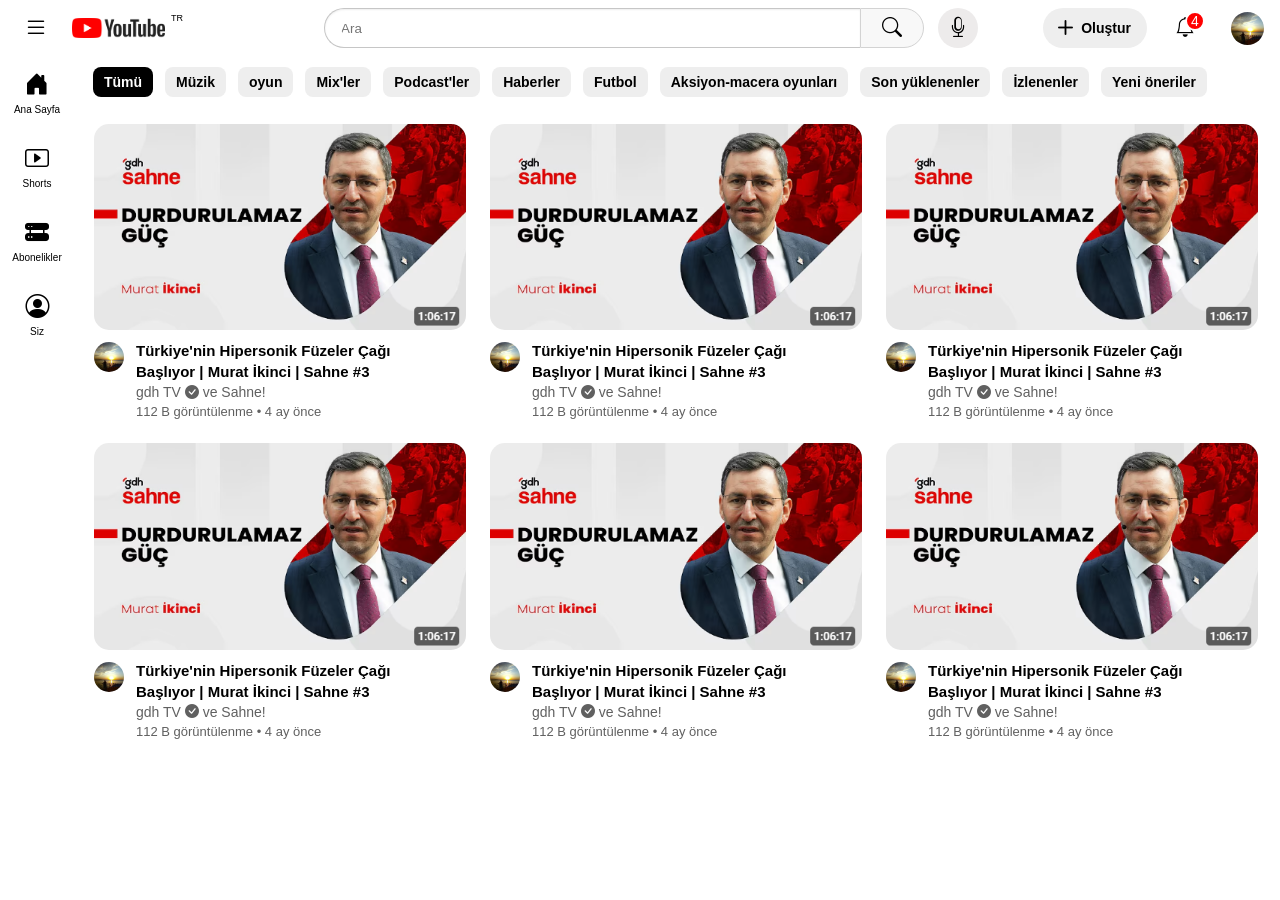
<file: index.html>
<!doctype html>
<html lang="en">
    <head>
        <meta charset="UTF-8" />
        <meta name="viewport" content="width=device-width, initial-scale=1.0" />
        <link rel="stylesheet" href="youtube.css" />
        <link rel="icon" type="image/svg+xml" href="youtube-svgrepo-com.svg" />
        <title>YouTube</title>
        <link
            href="https://cdn.jsdelivr.net/npm/bootstrap-icons@1.11.3/font/bootstrap-icons.css"
            rel="stylesheet"
            YouTube
            Premium
        />
    </head>
    <body>
        <div class="container-dis">
            <div class="header">
                <div class="header-left">
                    <div class="justify">
                        <i class="bi bi-list"></i>
                    </div>
                    <a href="index.html">
                        <div class="youtube-icon">
                            <img
                                src="YouTube_Logo_2017.svg.png"
                                alt="YouTube Logo"
                            />
                            <p>TR</p>
                        </div>
                    </a>
                </div>
                <div class="header-center">
                    <div class="input-dis">
                        <div class="input-t">
                            <input placeholder="Ara" type="text" />
                        </div>
                        <button class="search-button">
                            <i class="bi bi-search"></i>
                        </button>
                    </div>
                    <div class="mini-input">
                        <button class="">
                            <i class="bi bi-search"></i>
                        </button>
                    </div>
                    <button class="mic">
                        <i class="bi bi-mic"></i>
                    </button>
                </div>
                <div class="header-right">
                    <div class="olustur">
                        <i class="arti bi bi-plus"></i>
                        <p>Oluştur</p>
                    </div>
                    <div class="bildirim">
                        <i class="bi bi-bell"></i>
                        <span class="bildirim-red">4</span>
                    </div>
                    <div class="header-foto">
                        <img src="ahmet-foto.png" alt="ahmet foto" />
                    </div>
                </div>
            </div>
            <div class="site-container">
                <div class="site-sidebar">
                    <div class="sidebar-ust">
                        <div class="sidebar-item hop">
                            <i class="bi bi-house-door-fill"></i>
                            <p class="sidebar-item-p">Ana Sayfa</p>
                        </div>
                        <div class="sidebar-item">
                            <i class="bi bi-music-player"></i>
                            <p class="sidebar-item-p">Shorts</p>
                        </div>
                    </div>
                    <div class="sidebar-orta">
                        <div class="sidebar-item sidebar-orta-baslik">
                            <h4>Abonelikler</h4>
                            <i class="bi bi-chevron-right"></i>
                        </div>

                        <div class="sidebar-item">
                            <img src="ahmet-foto.png" alt="ahmet foto" />
                            <p class="sidebar-item-p">Ahmet</p>
                            <div class="mavi-bildirim"></div>
                        </div>
                        <div class="sidebar-item">
                            <img src="ahmet-foto.png" alt="ahmet foto" />
                            <p class="sidebar-item-p">Elraenn</p>
                            <div class="mavi-bildirim"></div>
                        </div>
                        <div class="sidebar-item">
                            <img src="ahmet-foto.png" alt="ahmet foto" />
                            <p class="sidebar-item-p">Elraenn</p>
                            <div class="mavi-bildirim"></div>
                        </div>
                        <div class="sidebar-item">
                            <img src="ahmet-foto.png" alt="ahmet foto" />
                            <p class="sidebar-item-p">Elraenn</p>
                            <div class="mavi-bildirim"></div>
                        </div>
                        <div class="sidebar-item">
                            <img src="ahmet-foto.png" alt="ahmet foto" />
                            <p class="sidebar-item-p">Elraenn</p>
                            <div class="mavi-bildirim"></div>
                        </div>
                        <div class="sidebar-item">
                            <img src="ahmet-foto.png" alt="ahmet foto" />
                            <p class="sidebar-item-p">Elraenn</p>
                            <div class="mavi-bildirim"></div>
                        </div>
                        <div class="sidebar-item">
                            <img src="ahmet-foto.png" alt="ahmet foto" />
                            <p class="sidebar-item-p">Elraenn</p>
                            <div class="mavi-bildirim"></div>
                        </div>
                        <div class="sidebar-item">
                            <i class="ok-assagi bi bi-chevron-down"></i>
                            <h5>Daha fazla göster</h5>
                        </div>
                    </div>
                    <div class="sidebar-orta">
                        <div class="sidebar-item sidebar-orta-baslik">
                            <h4>Siz</h4>
                            <i class="ok-sag bi bi-chevron-right"></i>
                        </div>
                        <div class="sidebar-item">
                            <i class="bi bi-person-square"></i>
                            <p class="sidebar-item-p">Kanalınız</p>
                        </div>
                        <div class="sidebar-item">
                            <i class="bi bi-reply"></i>
                            <p class="sidebar-item-p">Geçmiş</p>
                        </div>
                        <div class="sidebar-item">
                            <i class="bi bi-menu-button-wide"></i>
                            <p class="sidebar-item-p">Oynatma Listeleri</p>
                        </div>
                        <div class="sidebar-item">
                            <i class="bi bi-x-circle"></i>
                            <p class="sidebar-item-p">Daha sonra izle</p>
                        </div>
                        <div class="sidebar-item">
                            <i class="bi bi-suit-heart"></i>
                            <p class="sidebar-item-p">Begendigim videolar</p>
                        </div>
                        <div class="sidebar-item">
                            <i class="bi bi-badge-4k-fill"></i>
                            <p class="sidebar-item-p">videolarınız</p>
                        </div>
                        <div class="sidebar-item">
                            <i class="bi bi-box-arrow-in-down"></i>
                            <p class="sidebar-item-p">İndirilenler</p>
                        </div>
                    </div>
                    <div class="sidebar-orta">
                        <div class="h4 kesfet">keşfet</div>
                        <div class="sidebar-item">
                            <i class="bi bi-music-note"></i>
                            <p class="sidebar-item-p">Müzik</p>
                        </div>
                        <div class="sidebar-item">
                            <i class="bi bi-tv"></i>
                            <p class="sidebar-item-p">Canlı</p>
                        </div>
                        <div class="sidebar-item">
                            <i class="bi bi-joystick"></i>
                            <p class="sidebar-item-p">Oyun</p>
                        </div>

                        <div class="sidebar-item">
                            <i class="ok-assagi bi bi-chevron-down"></i>
                            <h5>Daha fazla göster</h5>
                        </div>
                    </div>
                    <div class="sidebar-orta">
                        <div class="h-beş">YouTube'dan daha fazla...</div>
                        <div class="sidebar-item">
                            <i class="kirmizi bi bi-youtube"></i>
                            <p class="sidebar-item-p">YouTube Premium</p>
                        </div>
                        <div class="sidebar-item">
                            <img
                                src="youtube-music-song-multimedia-audio-svgrepo-com.svg"
                                alt=""
                            />
                            <p class="sidebar-item-p">YouTube Music</p>
                        </div>
                        <div class="sidebar-item">
                            <img
                                src="youtube-music-song-multimedia-audio-svgrepo-com.svg"
                                alt=""
                            />
                            <p class="sidebar-item-p">YouTube Kids</p>
                        </div>
                    </div>
                    <div class="sidebar-orta">
                        <div class="sidebar-item">
                            <i class="bi bi-flag"></i>
                            <p class="sidebar-item-p">İçerik bildirme geç...</p>
                        </div>
                    </div>
                    <div class="sidebar-orta">
                        <div class="sidebar-footer">
                            <div class="footer-links">
                                <a href="#">Hakkında</a>
                                <a href="#">Basın</a>
                                <a href="#">Telif hakkı</a>
                                <a href="#">Bize ulaşın</a>
                                <a href="#">İçerik Üreticiler</a>
                                <a href="#">Reklam verme</a>
                                <a href="#">Geliştiriciler</a>
                            </div>

                            <div class="footer-links">
                                <a href="#">Şartlar</a>
                                <a href="#">Gizlilik</a>
                                <a href="#">Politika ve Güvenlik</a>
                                <a href="#">YouTube Nasıl Çalışıyor?</a>
                                <a href="#">Yeni özellikleri deneyin</a>
                            </div>

                            <p class="footer-copy">© 2026 Google LLC</p>
                        </div>
                    </div>
                </div>
                <div class="mobil-sidebar">
                    <div class="ana-sayfa-btn">
                        <i class="bi bi-house-door-fill"></i>
                        <p>Ana Sayfa</p>
                    </div>
                    <div class="Shorts-btn">
                        <i class="bi bi-play-btn"></i>
                        <p>Shorts</p>
                    </div>
                    <div class="Abonelikler-btn">
                        <i class="bi bi-hdd-rack-fill"></i>
                        <p>Abonelikler</p>
                    </div>
                    <div class="siz-btn">
                        <i class="bi bi-person-circle"></i>
                        <p>Siz</p>
                    </div>
                </div>
                <div class="site-chat">
                    <div class="chat-ust">
                        <button class="nav-item active">Tümü</button>
                        <button class="nav-item">Müzik</button>
                        <button class="nav-item">oyun</button>
                        <button class="nav-item">Mix'ler</button>
                        <button class="nav-item">Podcast'ler</button>
                        <button class="nav-item">Haberler</button>
                        <button class="nav-item">Futbol</button>
                        <button class="nav-item">
                            Aksiyon-macera oyunları
                        </button>
                        <button class="nav-item">Son yüklenenler</button>
                        <button class="nav-item">İzlenenler</button>
                        <button class="nav-item">Yeni öneriler</button>
                    </div>
                    <div class="chat-alt">
                        <div class="video-grid">
                            <div class="video-card">
                                <a href="youtube-video-syfasi.html">
                                    <div class="video-yeri">
                                        <img
                                            src="Ekran görüntüsü 2026-05-04 115736.png"
                                            alt=""
                                        />
                                    </div>

                                    <div class="video-info">
                                        <div class="channel-avatar">
                                            <img
                                                src="ahmet-foto.png"
                                                alt="ahmet foto"
                                            />
                                        </div>

                                        <div class="text">
                                            <h4>
                                                Türkiye'nin Hipersonik Füzeler
                                                Çağı
                                            </h4>
                                            <h4>
                                                Başlıyor | Murat İkinci | Sahne
                                                #3
                                            </h4>
                                            <p>
                                                gdh TV
                                                <i
                                                    class="bi bi-check-circle-fill"
                                                ></i>
                                                ve Sahne!
                                            </p>
                                            <span
                                                >112 B görüntülenme • 4 ay
                                                önce</span
                                            >
                                        </div>
                                    </div>
                                </a>
                            </div>
                            <div class="video-card">
                                <a href="youtube-video-syfasi.html">
                                    <div class="video-yeri">
                                        <img
                                            src="Ekran görüntüsü 2026-05-04 115736.png"
                                            alt=""
                                        />
                                    </div>

                                    <div class="video-info">
                                        <div class="channel-avatar">
                                            <img
                                                src="ahmet-foto.png"
                                                alt="ahmet foto"
                                            />
                                        </div>

                                        <div class="text">
                                            <h4>
                                                Türkiye'nin Hipersonik Füzeler
                                                Çağı
                                            </h4>
                                            <h4>
                                                Başlıyor | Murat İkinci | Sahne
                                                #3
                                            </h4>
                                            <p>
                                                gdh TV
                                                <i
                                                    class="bi bi-check-circle-fill"
                                                ></i>
                                                ve Sahne!
                                            </p>
                                            <span
                                                >112 B görüntülenme • 4 ay
                                                önce</span
                                            >
                                        </div>
                                    </div>
                                </a>
                            </div>
                            <div class="video-card">
                                <a href="youtube-video-syfasi.html">
                                    <div class="video-yeri">
                                        <img
                                            src="Ekran görüntüsü 2026-05-04 115736.png"
                                            alt=""
                                        />
                                    </div>

                                    <div class="video-info">
                                        <div class="channel-avatar">
                                            <img
                                                src="ahmet-foto.png"
                                                alt="ahmet foto"
                                            />
                                        </div>

                                        <div class="text">
                                            <h4>
                                                Türkiye'nin Hipersonik Füzeler
                                                Çağı
                                            </h4>
                                            <h4>
                                                Başlıyor | Murat İkinci | Sahne
                                                #3
                                            </h4>
                                            <p>
                                                gdh TV
                                                <i
                                                    class="bi bi-check-circle-fill"
                                                ></i>
                                                ve Sahne!
                                            </p>
                                            <span
                                                >112 B görüntülenme • 4 ay
                                                önce</span
                                            >
                                        </div>
                                    </div>
                                </a>
                            </div>
                            <div class="video-card">
                                <a href="youtube-video-syfasi.html">
                                    <div class="video-yeri">
                                        <img
                                            src="Ekran görüntüsü 2026-05-04 115736.png"
                                            alt=""
                                        />
                                    </div>

                                    <div class="video-info">
                                        <div class="channel-avatar">
                                            <img
                                                src="ahmet-foto.png"
                                                alt="ahmet foto"
                                            />
                                        </div>

                                        <div class="text">
                                            <h4>
                                                Türkiye'nin Hipersonik Füzeler
                                                Çağı
                                            </h4>
                                            <h4>
                                                Başlıyor | Murat İkinci | Sahne
                                                #3
                                            </h4>
                                            <p>
                                                gdh TV
                                                <i
                                                    class="bi bi-check-circle-fill"
                                                ></i>
                                                ve Sahne!
                                            </p>
                                            <span
                                                >112 B görüntülenme • 4 ay
                                                önce</span
                                            >
                                        </div>
                                    </div>
                                </a>
                            </div>
                            <div class="video-card">
                                <a href="youtube-video-syfasi.html">
                                    <div class="video-yeri">
                                        <img
                                            src="Ekran görüntüsü 2026-05-04 115736.png"
                                            alt=""
                                        />
                                    </div>

                                    <div class="video-info">
                                        <div class="channel-avatar">
                                            <img
                                                src="ahmet-foto.png"
                                                alt="ahmet foto"
                                            />
                                        </div>

                                        <div class="text">
                                            <h4>
                                                Türkiye'nin Hipersonik Füzeler
                                                Çağı
                                            </h4>
                                            <h4>
                                                Başlıyor | Murat İkinci | Sahne
                                                #3
                                            </h4>
                                            <p>
                                                gdh TV
                                                <i
                                                    class="bi bi-check-circle-fill"
                                                ></i>
                                                ve Sahne!
                                            </p>
                                            <span
                                                >112 B görüntülenme • 4 ay
                                                önce</span
                                            >
                                        </div>
                                    </div>
                                </a>
                            </div>
                            <div class="video-card">
                                <a href="youtube-video-syfasi.html">
                                    <div class="video-yeri">
                                        <img
                                            src="Ekran görüntüsü 2026-05-04 115736.png"
                                            alt=""
                                        />
                                    </div>

                                    <div class="video-info">
                                        <div class="channel-avatar">
                                            <img
                                                src="ahmet-foto.png"
                                                alt="ahmet foto"
                                            />
                                        </div>

                                        <div class="text">
                                            <h4>
                                                Türkiye'nin Hipersonik Füzeler
                                                Çağı
                                            </h4>
                                            <h4>
                                                Başlıyor | Murat İkinci | Sahne
                                                #3
                                            </h4>
                                            <p>
                                                gdh TV
                                                <i
                                                    class="bi bi-check-circle-fill"
                                                ></i>
                                                ve Sahne!
                                            </p>
                                            <span
                                                >112 B görüntülenme • 4 ay
                                                önce</span
                                            >
                                        </div>
                                    </div>
                                </a>
                            </div>
                        </div>
                    </div>
                </div>
            </div>
        </div>
        <script src="https://cdn.jsdelivr.net/npm/bootstrap@5.3.7/dist/js/bootstrap.bundle.min.js"></script>
    </body>
</html>
</file>
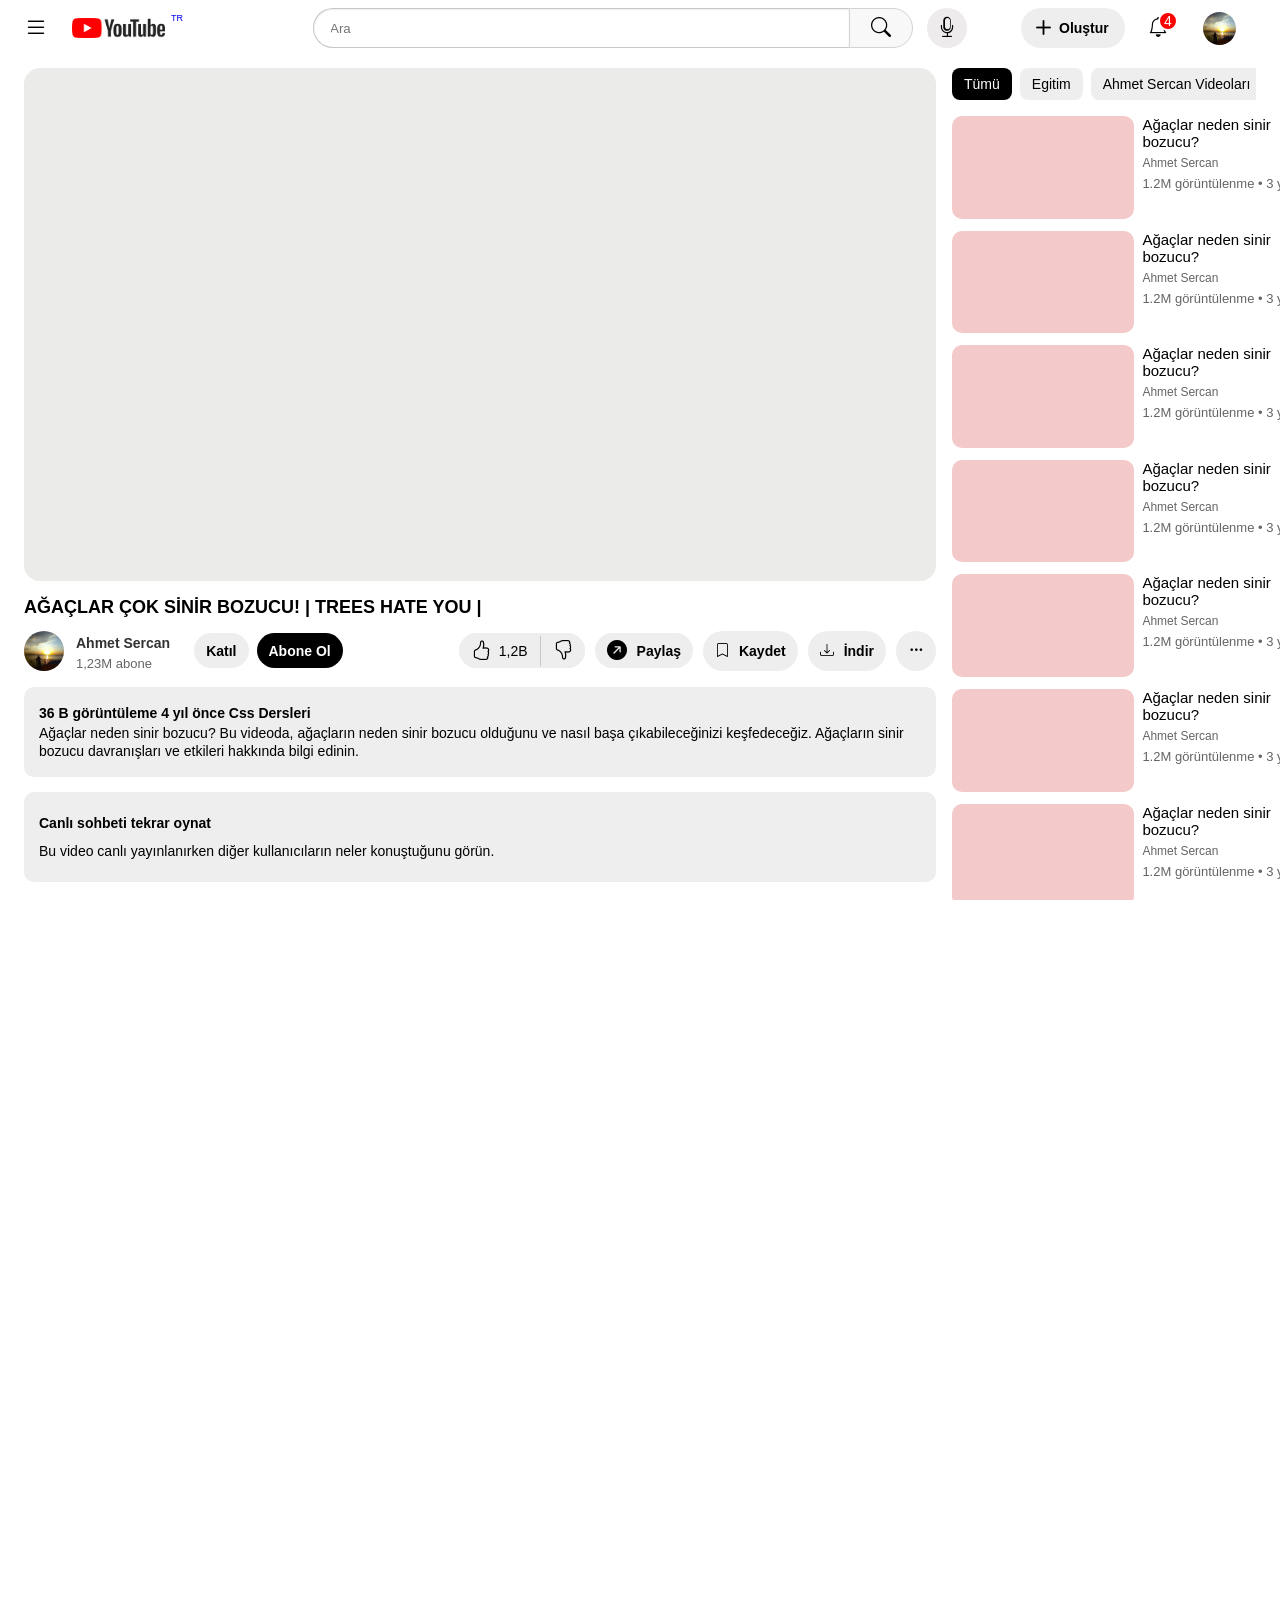
<file: youtube-video-syfasi.html>
<!doctype html>
<html lang="en">
    <head>
        <meta charset="UTF-8" />
        <meta name="viewport" content="width=device-width, initial-scale=1.0" />
        <title>YouTube</title>
        <link rel="stylesheet" href="youtube-video-syfasi.css" />
        <link rel="icon" type="image/svg+xml" href="youtube-svgrepo-com.svg" />
        <title>YouTube</title>
        <link
            href="https://cdn.jsdelivr.net/npm/bootstrap-icons@1.11.3/font/bootstrap-icons.css"
            rel="stylesheet"
            YouTubex
            Premium
        />
    </head>
    <body>
        <div class="header">
            <div class="header-left">
                <div class="justify">
                    <i class="bi bi-list"></i>
                </div>
                <a href="index.html">
                    <div class="youtube-icon">
                        <img
                            src="YouTube_Logo_2017.svg.png"
                            alt="YouTube Logo"
                        />
                        <p>TR</p>
                    </div>
                </a>
            </div>
            <div class="header-center">
                <div class="input-dis">
                    <div class="input-t">
                        <input placeholder="Ara" type="text" />
                    </div>
                    <button class="search-button">
                        <i class="bi bi-search"></i>
                    </button>
                </div>
                <div class="mini-input">
                    <button class="">
                        <i class="bi bi-search"></i>
                    </button>
                </div>
                <button class="mic">
                    <i class="bi bi-mic"></i>
                </button>
            </div>
            <div class="header-right">
                <div class="olustur">
                    <i class="arti bi bi-plus"></i>
                    <p>Oluştur</p>
                </div>
                <div class="bildirim">
                    <i class="bi bi-bell"></i>
                    <span class="bildirim-red">4</span>
                </div>
                <div class="header-foto">
                    <img src="ahmet-foto.png" alt="ahmet foto" />
                </div>
            </div>
        </div>
        <div class="video-container">
            <div class="video-sol">
                <div class="video-yeri"></div>
                <div class="yan-bosluklar">
                    <h3 class="video-title">
                        AĞAÇLAR ÇOK SİNİR BOZUCU! | TREES HATE YOU |
                    </h3>
                    <div class="video-nav">
                        <div class="video-nav-sol">
                            <div class="kanal-foto">
                                <img src="ahmet-foto.png" alt="kanal foto" />
                                <div class="kanal-text">
                                    <div class="kanal-isim">Ahmet Sercan</div>
                                    <div class="kanal-abone-sayisi">
                                        1,23M abone
                                    </div>
                                </div>
                            </div>
                            <div class="katil-btn">Katıl</div>
                            <div class="Abone-ol">Abone Ol</div>
                        </div>
                        <div class="video-nav-sag">
                            <div class="likeler">
                                <div class="like-btn">
                                    <i class="bi bi-hand-thumbs-up"></i>
                                    <span>1,2B</span>
                                </div>
                                <div class="dik-like-cizgi"></div>
                                <div class="dislike-btn">
                                    <i class="bi bi-hand-thumbs-down"></i>
                                </div>
                            </div>
                            <div class="paylas-btn">
                                <i class="bi bi-arrow-up-right-circle-fill"></i>
                                Paylaş
                            </div>
                            <div class="kaydet-btn">
                                <i class="bi bi-bookmark"></i>
                                Kaydet
                            </div>
                            <div class="indir-btn">
                                <i class="bi bi-download"></i>
                                İndir
                            </div>
                            <div class="uc-nokta-btn">
                                <i class="bi bi-three-dots"></i>
                            </div>
                        </div>
                    </div>
                    <div class="video-nav-aciklama-container">
                        <div class="video-nav-aciklama">
                            <div class="aciklama-baslik">
                                36 B görüntüleme 4 yıl önce Css Dersleri
                            </div>
                            Ağaçlar neden sinir bozucu? Bu videoda, ağaçların
                            neden sinir bozucu olduğunu ve nasıl başa
                            çıkabileceğinizi keşfedeceğiz. Ağaçların sinir
                            bozucu davranışları ve etkileri hakkında bilgi
                            edinin.
                        </div>
                        <div class="video-nav-aciklama">
                            <div class="aciklama-baslik-canli">
                                Canlı sohbeti tekrar oynat
                            </div>
                            Bu video canlı yayınlanırken diğer kullanıcıların
                            neler konuştuğunu görün.
                        </div>
                    </div>
                    <div class="video-yorum-container">
                        <div class="yorum-baslik">
                            <div class="yorum-sayisi">1,234 Yorum</div>
                            <div class="yorum-sirala">
                                <i class="bi bi-list-stars"></i> Sıralama ölçütü
                            </div>
                        </div>
                        <div class="yorum-input">
                            <img src="ahmet-foto.png" alt="ahmet foto" />
                            <input type="text" placeholder="Yorum ekleyin..." />
                        </div>

                        <div class="yorum-item">
                            <img src="ahmet-foto.png" alt="ahmet foto" />
                            <div class="yorum-item-orta">
                                <div class="yorum-title">
                                    @sercan
                                    <p>3 yıl önce</p>
                                </div>
                                <div class="yorum-text">
                                    Bu video çok iyi bir video, teşekkürler.
                                </div>
                                <div class="yorum-begeni">
                                    <i class="bi bi-hand-thumbs-up"></i>
                                    <span>13</span>
                                    <i class="bi bi-hand-thumbs-down"></i>
                                    <p>Yanıtla</p>
                                </div>
                            </div>
                            <div class="yorum-item-sag">
                                <i class="bi bi-three-dots-vertical"></i>
                            </div>
                        </div>
                        <div class="yorum-item">
                            <img src="ahmet-foto.png" alt="ahmet foto" />
                            <div class="yorum-item-orta">
                                <div class="yorum-title">
                                    @sercan
                                    <p>3 yıl önce</p>
                                </div>
                                <div class="yorum-text">
                                    Bu video çok iyi bir video, teşekkürler.
                                </div>
                                <div class="yorum-begeni">
                                    <i class="bi bi-hand-thumbs-up"></i>
                                    <span>13</span>
                                    <i class="bi bi-hand-thumbs-down"></i>
                                    <p>Yanıtla</p>
                                </div>
                            </div>
                            <div class="yorum-item-sag">
                                <i class="bi bi-three-dots-vertical"></i>
                            </div>
                        </div>
                        <div class="yorum-item">
                            <img src="ahmet-foto.png" alt="ahmet foto" />
                            <div class="yorum-item-orta">
                                <div class="yorum-title">
                                    @sercan
                                    <p>3 yıl önce</p>
                                </div>
                                <div class="yorum-text">
                                    Bu video çok iyi bir video, teşekkürler.
                                </div>
                                <div class="yorum-begeni">
                                    <i class="bi bi-hand-thumbs-up"></i>
                                    <span>13</span>
                                    <i class="bi bi-hand-thumbs-down"></i>
                                    <p>Yanıtla</p>
                                </div>
                            </div>
                            <div class="yorum-item-sag">
                                <i class="bi bi-three-dots-vertical"></i>
                            </div>
                        </div>
                        <div class="yorum-item">
                            <img src="ahmet-foto.png" alt="ahmet foto" />
                            <div class="yorum-item-orta">
                                <div class="yorum-title">
                                    @sercan
                                    <p>3 yıl önce</p>
                                </div>
                                <div class="yorum-text">
                                    Bu video çok iyi bir video, teşekkürler.
                                </div>
                                <div class="yorum-begeni">
                                    <i class="bi bi-hand-thumbs-up"></i>
                                    <span>13</span>
                                    <i class="bi bi-hand-thumbs-down"></i>
                                    <p>Yanıtla</p>
                                </div>
                            </div>
                            <div class="yorum-item-sag">
                                <i class="bi bi-three-dots-vertical"></i>
                            </div>
                        </div>
                        <div class="yorum-item">
                            <img src="ahmet-foto.png" alt="ahmet foto" />
                            <div class="yorum-item-orta">
                                <div class="yorum-title">
                                    @sercan
                                    <p>3 yıl önce</p>
                                </div>
                                <div class="yorum-text">
                                    Bu video çok iyi bir video, teşekkürler.
                                </div>
                                <div class="yorum-begeni">
                                    <i class="bi bi-hand-thumbs-up"></i>
                                    <span>13</span>
                                    <i class="bi bi-hand-thumbs-down"></i>
                                    <p>Yanıtla</p>
                                </div>
                            </div>
                            <div class="yorum-item-sag">
                                <i class="bi bi-three-dots-vertical"></i>
                            </div>
                        </div>
                        <div class="yorum-item">
                            <img src="ahmet-foto.png" alt="ahmet foto" />
                            <div class="yorum-item-orta">
                                <div class="yorum-title">
                                    @sercan
                                    <p>3 yıl önce</p>
                                </div>
                                <div class="yorum-text">
                                    Bu video çok iyi bir video, teşekkürler.
                                </div>
                                <div class="yorum-begeni">
                                    <i class="bi bi-hand-thumbs-up"></i>
                                    <span>13</span>
                                    <i class="bi bi-hand-thumbs-down"></i>
                                    <p>Yanıtla</p>
                                </div>
                            </div>
                            <div class="yorum-item-sag">
                                <i class="bi bi-three-dots-vertical"></i>
                            </div>
                        </div>
                        <div class="yorum-item">
                            <img src="ahmet-foto.png" alt="ahmet foto" />
                            <div class="yorum-item-orta">
                                <div class="yorum-title">
                                    @sercan
                                    <p>3 yıl önce</p>
                                </div>
                                <div class="yorum-text">
                                    Bu video çok iyi bir video, teşekkürler.
                                </div>
                                <div class="yorum-begeni">
                                    <i class="bi bi-hand-thumbs-up"></i>
                                    <span>13</span>
                                    <i class="bi bi-hand-thumbs-down"></i>
                                    <p>Yanıtla</p>
                                </div>
                            </div>
                            <div class="yorum-item-sag">
                                <i class="bi bi-three-dots-vertical"></i>
                            </div>
                        </div>
                        <div class="yorum-item">
                            <img src="ahmet-foto.png" alt="ahmet foto" />
                            <div class="yorum-item-orta">
                                <div class="yorum-title">
                                    @sercan
                                    <p>3 yıl önce</p>
                                </div>
                                <div class="yorum-text">
                                    Bu video çok iyi bir video, teşekkürler.
                                </div>
                                <div class="yorum-begeni">
                                    <i class="bi bi-hand-thumbs-up"></i>
                                    <span>13</span>
                                    <i class="bi bi-hand-thumbs-down"></i>
                                    <p>Yanıtla</p>
                                </div>
                            </div>
                            <div class="yorum-item-sag">
                                <i class="bi bi-three-dots-vertical"></i>
                            </div>
                        </div>
                        <div class="yorum-item">
                            <img src="ahmet-foto.png" alt="ahmet foto" />
                            <div class="yorum-item-orta">
                                <div class="yorum-title">
                                    @sercan
                                    <p>3 yıl önce</p>
                                </div>
                                <div class="yorum-text">
                                    Bu video çok iyi bir video, teşekkürler.
                                </div>
                                <div class="yorum-begeni">
                                    <i class="bi bi-hand-thumbs-up"></i>
                                    <span>13</span>
                                    <i class="bi bi-hand-thumbs-down"></i>
                                    <p>Yanıtla</p>
                                </div>
                            </div>
                            <div class="yorum-item-sag">
                                <i class="bi bi-three-dots-vertical"></i>
                            </div>
                        </div>
                        <div class="yorum-item">
                            <img src="ahmet-foto.png" alt="ahmet foto" />
                            <div class="yorum-item-orta">
                                <div class="yorum-title">
                                    @sercan
                                    <p>3 yıl önce</p>
                                </div>
                                <div class="yorum-text">
                                    Bu video çok iyi bir video, teşekkürler.
                                </div>
                                <div class="yorum-begeni">
                                    <i class="bi bi-hand-thumbs-up"></i>
                                    <span>13</span>
                                    <i class="bi bi-hand-thumbs-down"></i>
                                    <p>Yanıtla</p>
                                </div>
                            </div>
                            <div class="yorum-item-sag">
                                <i class="bi bi-three-dots-vertical"></i>
                            </div>
                        </div>
                        <div class="yorum-item">
                            <img src="ahmet-foto.png" alt="ahmet foto" />
                            <div class="yorum-item-orta">
                                <div class="yorum-title">
                                    @sercan
                                    <p>3 yıl önce</p>
                                </div>
                                <div class="yorum-text">
                                    Bu video çok iyi bir video, teşekkürler.
                                </div>
                                <div class="yorum-begeni">
                                    <i class="bi bi-hand-thumbs-up"></i>
                                    <span>13</span>
                                    <i class="bi bi-hand-thumbs-down"></i>
                                    <p>Yanıtla</p>
                                </div>
                            </div>
                            <div class="yorum-item-sag">
                                <i class="bi bi-three-dots-vertical"></i>
                            </div>
                        </div>
                        <div class="yorum-item">
                            <img src="ahmet-foto.png" alt="ahmet foto" />
                            <div class="yorum-item-orta">
                                <div class="yorum-title">
                                    @sercan
                                    <p>3 yıl önce</p>
                                </div>
                                <div class="yorum-text">
                                    Bu video çok iyi bir video, teşekkürler.
                                </div>
                                <div class="yorum-begeni">
                                    <i class="bi bi-hand-thumbs-up"></i>
                                    <span>13</span>
                                    <i class="bi bi-hand-thumbs-down"></i>
                                    <p>Yanıtla</p>
                                </div>
                            </div>
                            <div class="yorum-item-sag">
                                <i class="bi bi-three-dots-vertical"></i>
                            </div>
                        </div>
                        <div class="yorum-item">
                            <img src="ahmet-foto.png" alt="ahmet foto" />
                            <div class="yorum-item-orta">
                                <div class="yorum-title">
                                    @sercan
                                    <p>3 yıl önce</p>
                                </div>
                                <div class="yorum-text">
                                    Bu video çok iyi bir video, teşekkürler.
                                </div>
                                <div class="yorum-begeni">
                                    <i class="bi bi-hand-thumbs-up"></i>
                                    <span>13</span>
                                    <i class="bi bi-hand-thumbs-down"></i>
                                    <p>Yanıtla</p>
                                </div>
                            </div>
                            <div class="yorum-item-sag">
                                <i class="bi bi-three-dots-vertical"></i>
                            </div>
                        </div>
                        <div class="yorum-item">
                            <img src="ahmet-foto.png" alt="ahmet foto" />
                            <div class="yorum-item-orta">
                                <div class="yorum-title">
                                    @sercan
                                    <p>3 yıl önce</p>
                                </div>
                                <div class="yorum-text">
                                    Bu video çok iyi bir video, teşekkürler.
                                </div>
                                <div class="yorum-begeni">
                                    <i class="bi bi-hand-thumbs-up"></i>
                                    <span>13</span>
                                    <i class="bi bi-hand-thumbs-down"></i>
                                    <p>Yanıtla</p>
                                </div>
                            </div>
                            <div class="yorum-item-sag">
                                <i class="bi bi-three-dots-vertical"></i>
                            </div>
                        </div>
                        <div class="yorum-item">
                            <img src="ahmet-foto.png" alt="ahmet foto" />
                            <div class="yorum-item-orta">
                                <div class="yorum-title">
                                    @sercan
                                    <p>3 yıl önce</p>
                                </div>
                                <div class="yorum-text">
                                    Bu video çok iyi bir video, teşekkürler.
                                </div>
                                <div class="yorum-begeni">
                                    <i class="bi bi-hand-thumbs-up"></i>
                                    <span>13</span>
                                    <i class="bi bi-hand-thumbs-down"></i>
                                    <p>Yanıtla</p>
                                </div>
                            </div>
                            <div class="yorum-item-sag">
                                <i class="bi bi-three-dots-vertical"></i>
                            </div>
                        </div>
                    </div>
                </div>
            </div>
            <div class="video-sag">
                <div class="video-sag-navbar">
                    <div class="video-sag-nav-item">
                        <p>Tümü</p>
                    </div>
                    <div class="video-sag-nav-item">
                        <p>Egitim</p>
                    </div>
                    <div class="video-sag-nav-item">
                        <p>Ahmet Sercan Videoları</p>
                    </div>
                    <div class="video-sag-nav-item">
                        <p>İlgili</p>
                    </div>
                    <div class="video-sag-nav-item">
                        <p>Canlı Yayınlar</p>
                    </div>
                    <div class="video-sag-nav-item">
                        <p>Sıradaki</p>
                    </div>
                    <div class="video-sag-nav-item">
                        <p>Size özel</p>
                    </div>
                    <div class="video-sag-nav-item"><p>İzlenenler</p></div>
                </div>
                <div class="mobil-video-grid">
                    <div class="mobil-video-card">
                        <a href="youtube-video-syfasi.html">
                            <div class="mobil-video-yeri">
                                <img
                                    src="Ekran görüntüsü 2026-05-04 115736.png"
                                    alt=""
                                />
                            </div>

                            <div class="mobil-video-info">
                                <div class="mobil-channel-avatar">
                                    <img
                                        src="ahmet-foto.png"
                                        alt="ahmet foto"
                                    />
                                </div>

                                <div class="mobil-text">
                                    <h4>Türkiye'nin Hipersonik Füzeler Çağı</h4>
                                    <h4>Başlıyor | Murat İkinci | Sahne #3</h4>
                                    <p>
                                        gdh TV
                                        <i class="bi bi-check-circle-fill"></i>
                                        ve Sahne!
                                    </p>
                                    <span>112 B görüntülenme • 4 ay önce</span>
                                </div>
                            </div>
                        </a>
                    </div>

                    <div class="mobil-video-card">
                        <a href="youtube-video-syfasi.html">
                            <div class="mobil-video-yeri">
                                <img
                                    src="Ekran görüntüsü 2026-05-04 115736.png"
                                    alt=""
                                />
                            </div>

                            <div class="mobil-video-info">
                                <div class="mobil-channel-avatar">
                                    <img
                                        src="ahmet-foto.png"
                                        alt="ahmet foto"
                                    />
                                </div>

                                <div class="mobil-text">
                                    <h4>Türkiye'nin Hipersonik Füzeler Çağı</h4>
                                    <h4>Başlıyor | Murat İkinci | Sahne #3</h4>
                                    <p>
                                        gdh TV
                                        <i class="bi bi-check-circle-fill"></i>
                                        ve Sahne!
                                    </p>
                                    <span>112 B görüntülenme • 4 ay önce</span>
                                </div>
                            </div>
                        </a>
                    </div>

                    <div class="mobil-video-card">
                        <a href="youtube-video-syfasi.html">
                            <div class="mobil-video-yeri">
                                <img
                                    src="Ekran görüntüsü 2026-05-04 115736.png"
                                    alt=""
                                />
                            </div>

                            <div class="mobil-video-info">
                                <div class="mobil-channel-avatar">
                                    <img
                                        src="ahmet-foto.png"
                                        alt="ahmet foto"
                                    />
                                </div>

                                <div class="mobil-text">
                                    <h4>Türkiye'nin Hipersonik Füzeler Çağı</h4>
                                    <h4>Başlıyor | Murat İkinci | Sahne #3</h4>
                                    <p>
                                        gdh TV
                                        <i class="bi bi-check-circle-fill"></i>
                                        ve Sahne!
                                    </p>
                                    <span>112 B görüntülenme • 4 ay önce</span>
                                </div>
                            </div>
                        </a>
                    </div>

                    <div class="mobil-video-card">
                        <a href="youtube-video-syfasi.html">
                            <div class="mobil-video-yeri">
                                <img
                                    src="Ekran görüntüsü 2026-05-04 115736.png"
                                    alt=""
                                />
                            </div>

                            <div class="mobil-video-info">
                                <div class="mobil-channel-avatar">
                                    <img
                                        src="ahmet-foto.png"
                                        alt="ahmet foto"
                                    />
                                </div>

                                <div class="mobil-text">
                                    <h4>Türkiye'nin Hipersonik Füzeler Çağı</h4>
                                    <h4>Başlıyor | Murat İkinci | Sahne #3</h4>
                                    <p>
                                        gdh TV
                                        <i class="bi bi-check-circle-fill"></i>
                                        ve Sahne!
                                    </p>
                                    <span>112 B görüntülenme • 4 ay önce</span>
                                </div>
                            </div>
                        </a>
                    </div>

                    <div class="mobil-video-card">
                        <a href="youtube-video-syfasi.html">
                            <div class="mobil-video-yeri">
                                <img
                                    src="Ekran görüntüsü 2026-05-04 115736.png"
                                    alt=""
                                />
                            </div>

                            <div class="mobil-video-info">
                                <div class="mobil-channel-avatar">
                                    <img
                                        src="ahmet-foto.png"
                                        alt="ahmet foto"
                                    />
                                </div>

                                <div class="mobil-text">
                                    <h4>Türkiye'nin Hipersonik Füzeler Çağı</h4>
                                    <h4>Başlıyor | Murat İkinci | Sahne #3</h4>
                                    <p>
                                        gdh TV
                                        <i class="bi bi-check-circle-fill"></i>
                                        ve Sahne!
                                    </p>
                                    <span>112 B görüntülenme • 4 ay önce</span>
                                </div>
                            </div>
                        </a>
                    </div>

                    <div class="mobil-video-card">
                        <a href="youtube-video-syfasi.html">
                            <div class="mobil-video-yeri">
                                <img
                                    src="Ekran görüntüsü 2026-05-04 115736.png"
                                    alt=""
                                />
                            </div>

                            <div class="mobil-video-info">
                                <div class="mobil-channel-avatar">
                                    <img
                                        src="ahmet-foto.png"
                                        alt="ahmet foto"
                                    />
                                </div>

                                <div class="mobil-text">
                                    <h4>Türkiye'nin Hipersonik Füzeler Çağı</h4>
                                    <h4>Başlıyor | Murat İkinci | Sahne #3</h4>
                                    <p>
                                        gdh TV
                                        <i class="bi bi-check-circle-fill"></i>
                                        ve Sahne!
                                    </p>
                                    <span>112 B görüntülenme • 4 ay önce</span>
                                </div>
                            </div>
                        </a>
                    </div>
                </div>
                <div class="video-sag-videolar">
                    <div class="video-sag-video-card">
                        <div class="card-video"></div>

                        <div class="card-chat">
                            <div class="card-title">
                                Ağaçlar neden sinir bozucu?
                            </div>
                            <div class="card-kanal">Ahmet Sercan</div>
                            <div class="card-bilgi">
                                1.2M görüntülenme • 3 yıl önce
                            </div>
                        </div>
                    </div>
                    <div class="video-sag-video-card">
                        <div class="card-video"></div>

                        <div class="card-chat">
                            <div class="card-title">
                                Ağaçlar neden sinir bozucu?
                            </div>
                            <div class="card-kanal">Ahmet Sercan</div>
                            <div class="card-bilgi">
                                1.2M görüntülenme • 3 yıl önce
                            </div>
                        </div>
                    </div>
                    <div class="video-sag-video-card">
                        <div class="card-video"></div>

                        <div class="card-chat">
                            <div class="card-title">
                                Ağaçlar neden sinir bozucu?
                            </div>
                            <div class="card-kanal">Ahmet Sercan</div>
                            <div class="card-bilgi">
                                1.2M görüntülenme • 3 yıl önce
                            </div>
                        </div>
                    </div>
                    <div class="video-sag-video-card">
                        <div class="card-video"></div>

                        <div class="card-chat">
                            <div class="card-title">
                                Ağaçlar neden sinir bozucu?
                            </div>
                            <div class="card-kanal">Ahmet Sercan</div>
                            <div class="card-bilgi">
                                1.2M görüntülenme • 3 yıl önce
                            </div>
                        </div>
                    </div>
                    <div class="video-sag-video-card">
                        <div class="card-video"></div>

                        <div class="card-chat">
                            <div class="card-title">
                                Ağaçlar neden sinir bozucu?
                            </div>
                            <div class="card-kanal">Ahmet Sercan</div>
                            <div class="card-bilgi">
                                1.2M görüntülenme • 3 yıl önce
                            </div>
                        </div>
                        3
                    </div>
                    <div class="video-sag-video-card">
                        <div class="card-video"></div>

                        <div class="card-chat">
                            <div class="card-title">
                                Ağaçlar neden sinir bozucu?
                            </div>
                            <div class="card-kanal">Ahmet Sercan</div>
                            <div class="card-bilgi">
                                1.2M görüntülenme • 3 yıl önce
                            </div>
                        </div>
                    </div>
                    <div class="video-sag-video-card">
                        <div class="card-video"></div>

                        <div class="card-chat">
                            <div class="card-title">
                                Ağaçlar neden sinir bozucu?
                            </div>
                            <div class="card-kanal">Ahmet Sercan</div>
                            <div class="card-bilgi">
                                1.2M görüntülenme • 3 yıl önce
                            </div>
                        </div>
                    </div>
                    <div class="video-sag-video-card">
                        <div class="card-video"></div>

                        <div class="card-chat">
                            <div class="card-title">
                                Ağaçlar neden sinir bozucu?
                            </div>
                            <div class="card-kanal">Ahmet Sercan</div>
                            <div class="card-bilgi">
                                1.2M görüntülenme • 3 yıl önce
                            </div>
                        </div>
                    </div>
                    <div class="video-sag-video-card">
                        <div class="card-video"></div>

                        <div class="card-chat">
                            <div class="card-title">
                                Ağaçlar neden sinir bozucu?
                            </div>
                            <div class="card-kanal">Ahmet Sercan</div>
                            <div class="card-bilgi">
                                1.2M görüntülenme • 3 yıl önce
                            </div>
                        </div>
                    </div>
                    <div class="video-sag-video-card">
                        <div class="card-video"></div>

                        <div class="card-chat">
                            <div class="card-title">
                                Ağaçlar neden sinir bozucu?
                            </div>
                            <div class="card-kanal">Ahmet Sercan</div>
                            <div class="card-bilgi">
                                1.2M görüntülenme • 3 yıl önce
                            </div>
                        </div>
                    </div>
                    <div class="video-sag-video-card">
                        <div class="card-video"></div>

                        <div class="card-chat">
                            <div class="card-title">
                                Ağaçlar neden sinir bozucu?
                            </div>
                            <div class="card-kanal">Ahmet Sercan</div>
                            <div class="card-bilgi">
                                1.2M görüntülenme • 3 yıl önce
                            </div>
                        </div>
                    </div>
                    <div class="video-sag-video-card">
                        <div class="card-video"></div>

                        <div class="card-chat">
                            <div class="card-title">
                                Ağaçlar neden sinir bozucu?
                            </div>
                            <div class="card-kanal">Ahmet Sercan</div>
                            <div class="card-bilgi">
                                1.2M görüntülenme • 3 yıl önce
                            </div>
                        </div>
                    </div>
                    <div class="video-sag-video-card">
                        <div class="card-video"></div>

                        <div class="card-chat">
                            <div class="card-title">
                                Ağaçlar neden sinir bozucu?
                            </div>
                            <div class="card-kanal">Ahmet Sercan</div>
                            <div class="card-bilgi">
                                1.2M görüntülenme • 3 yıl önce
                            </div>
                        </div>
                    </div>
                    <div class="video-sag-video-card">
                        <div class="card-video"></div>

                        <div class="card-chat">
                            <div class="card-title">
                                Ağaçlar neden sinir bozucu?
                            </div>
                            <div class="card-kanal">Ahmet Sercan</div>
                            <div class="card-bilgi">
                                1.2M görüntülenme • 3 yıl önce
                            </div>
                        </div>
                    </div>
                    <div class="video-sag-video-card">
                        <div class="card-video"></div>

                        <div class="card-chat">
                            <div class="card-title">
                                Ağaçlar neden sinir bozucu?
                            </div>
                            <div class="card-kanal">Ahmet Sercan</div>
                            <div class="card-bilgi">
                                1.2M görüntülenme • 3 yıl önce
                            </div>
                        </div>
                    </div>
                    <div class="video-sag-video-card">
                        <div class="card-video"></div>

                        <div class="card-chat">
                            <div class="card-title">
                                Ağaçlar neden sinir bozucu?
                            </div>
                            <div class="card-kanal">Ahmet Sercan</div>
                            <div class="card-bilgi">
                                1.2M görüntülenme • 3 yıl önce
                            </div>
                        </div>
                    </div>
                    <div class="video-sag-video-card">
                        <div class="card-video"></div>

                        <div class="card-chat">
                            <div class="card-title">
                                Ağaçlar neden sinir bozucu?
                            </div>
                            <div class="card-kanal">Ahmet Sercan</div>
                            <div class="card-bilgi">
                                1.2M görüntülenme • 3 yıl önce
                            </div>
                        </div>
                    </div>
                    <div class="video-sag-video-card">
                        <div class="card-video"></div>

                        <div class="card-chat">
                            <div class="card-title">
                                Ağaçlar neden sinir bozucu?
                            </div>
                            <div class="card-kanal">Ahmet Sercan</div>
                            <div class="card-bilgi">
                                1.2M görüntülenme • 3 yıl önce
                            </div>
                        </div>
                    </div>
                </div>
            </div>
            <div class="mobil-video-yorum-container">
                <div class="mobil-yorum-baslik">
                    <div class="mobil-yorum-sayisi">1,234 Yorum</div>
                    <div class="mobil-yorum-sirala">
                        <i class="bi bi-list-stars"></i> Sıralama ölçütü
                    </div>
                </div>
                <div class="mobil-yorum-input">
                    <img src="ahmet-foto.png" alt="ahmet foto" />
                    <input type="text" placeholder="Yorum ekleyin..." />
                </div>
                <div class="mobil-yorum-item">
                    <img src="ahmet-foto.png" alt="ahmet foto" />

                    <div class="mobil-yorum-item-orta">
                        <div class="mobil-yorum-title">
                            @sercan
                            <p>3 yıl önce</p>
                        </div>

                        <div class="mobil-yorum-text">
                            Bu video çok iyi bir video, teşekkürler.
                        </div>

                        <div class="mobil-yorum-begeni">
                            <i class="bi bi-hand-thumbs-up"></i>
                            <span>13</span>

                            <i class="bi bi-hand-thumbs-down"></i>

                            <p>Yanıtla</p>
                        </div>
                    </div>

                    <div class="mobil-yorum-item-sag">
                        <i class="bi bi-three-dots-vertical"></i>
                    </div>
                </div>
                <div class="mobil-yorum-item">
                    <img src="ahmet-foto.png" alt="ahmet foto" />

                    <div class="mobil-yorum-item-orta">
                        <div class="mobil-yorum-title">
                            @sercan
                            <p>3 yıl önce</p>
                        </div>

                        <div class="mobil-yorum-text">
                            Bu video çok iyi bir video, teşekkürler.
                        </div>

                        <div class="mobil-yorum-begeni">
                            <i class="bi bi-hand-thumbs-up"></i>
                            <span>13</span>

                            <i class="bi bi-hand-thumbs-down"></i>

                            <p>Yanıtla</p>
                        </div>
                    </div>

                    <div class="mobil-yorum-item-sag">
                        <i class="bi bi-three-dots-vertical"></i>
                    </div>
                </div>
                <div class="mobil-yorum-item">
                    <img src="ahmet-foto.png" alt="ahmet foto" />

                    <div class="mobil-yorum-item-orta">
                        <div class="mobil-yorum-title">
                            @sercan
                            <p>3 yıl önce</p>
                        </div>

                        <div class="mobil-yorum-text">
                            Bu video çok iyi bir video, teşekkürler.
                        </div>

                        <div class="mobil-yorum-begeni">
                            <i class="bi bi-hand-thumbs-up"></i>
                            <span>13</span>

                            <i class="bi bi-hand-thumbs-down"></i>

                            <p>Yanıtla</p>
                        </div>
                    </div>

                    <div class="mobil-yorum-item-sag">
                        <i class="bi bi-three-dots-vertical"></i>
                    </div>
                </div>
                <div class="mobil-yorum-item">
                    <img src="ahmet-foto.png" alt="ahmet foto" />

                    <div class="mobil-yorum-item-orta">
                        <div class="mobil-yorum-title">
                            @sercan
                            <p>3 yıl önce</p>
                        </div>

                        <div class="mobil-yorum-text">
                            Bu video çok iyi bir video, teşekkürler.
                        </div>

                        <div class="mobil-yorum-begeni">
                            <i class="bi bi-hand-thumbs-up"></i>
                            <span>13</span>

                            <i class="bi bi-hand-thumbs-down"></i>

                            <p>Yanıtla</p>
                        </div>
                    </div>

                    <div class="mobil-yorum-item-sag">
                        <i class="bi bi-three-dots-vertical"></i>
                    </div>
                </div>
                <div class="mobil-yorum-item">
                    <img src="ahmet-foto.png" alt="ahmet foto" />

                    <div class="mobil-yorum-item-orta">
                        <div class="mobil-yorum-title">
                            @sercan
                            <p>3 yıl önce</p>
                        </div>

                        <div class="mobil-yorum-text">
                            Bu video çok iyi bir video, teşekkürler.
                        </div>

                        <div class="mobil-yorum-begeni">
                            <i class="bi bi-hand-thumbs-up"></i>
                            <span>13</span>

                            <i class="bi bi-hand-thumbs-down"></i>

                            <p>Yanıtla</p>
                        </div>
                    </div>

                    <div class="mobil-yorum-item-sag">
                        <i class="bi bi-three-dots-vertical"></i>
                    </div>
                </div>
                <div class="mobil-yorum-item">
                    <img src="ahmet-foto.png" alt="ahmet foto" />

                    <div class="mobil-yorum-item-orta">
                        <div class="mobil-yorum-title">
                            @sercan
                            <p>3 yıl önce</p>
                        </div>

                        <div class="mobil-yorum-text">
                            Bu video çok iyi bir video, teşekkürler.
                        </div>

                        <div class="mobil-yorum-begeni">
                            <i class="bi bi-hand-thumbs-up"></i>
                            <span>13</span>

                            <i class="bi bi-hand-thumbs-down"></i>

                            <p>Yanıtla</p>
                        </div>
                    </div>

                    <div class="mobil-yorum-item-sag">
                        <i class="bi bi-three-dots-vertical"></i>
                    </div>
                </div>
                <div class="mobil-yorum-item">
                    <img src="ahmet-foto.png" alt="ahmet foto" />

                    <div class="mobil-yorum-item-orta">
                        <div class="mobil-yorum-title">
                            @sercan
                            <p>3 yıl önce</p>
                        </div>

                        <div class="mobil-yorum-text">
                            Bu video çok iyi bir video, teşekkürler.
                        </div>

                        <div class="mobil-yorum-begeni">
                            <i class="bi bi-hand-thumbs-up"></i>
                            <span>13</span>

                            <i class="bi bi-hand-thumbs-down"></i>

                            <p>Yanıtla</p>
                        </div>
                    </div>

                    <div class="mobil-yorum-item-sag">
                        <i class="bi bi-three-dots-vertical"></i>
                    </div>
                </div>
                <div class="mobil-yorum-item">
                    <img src="ahmet-foto.png" alt="ahmet foto" />

                    <div class="mobil-yorum-item-orta">
                        <div class="mobil-yorum-title">
                            @sercan
                            <p>3 yıl önce</p>
                        </div>

                        <div class="mobil-yorum-text">
                            Bu video çok iyi bir video, teşekkürler.
                        </div>

                        <div class="mobil-yorum-begeni">
                            <i class="bi bi-hand-thumbs-up"></i>
                            <span>13</span>

                            <i class="bi bi-hand-thumbs-down"></i>

                            <p>Yanıtla</p>
                        </div>
                    </div>

                    <div class="mobil-yorum-item-sag">
                        <i class="bi bi-three-dots-vertical"></i>
                    </div>
                </div>
            </div>
        </div>
    </body>
</html>
</file>
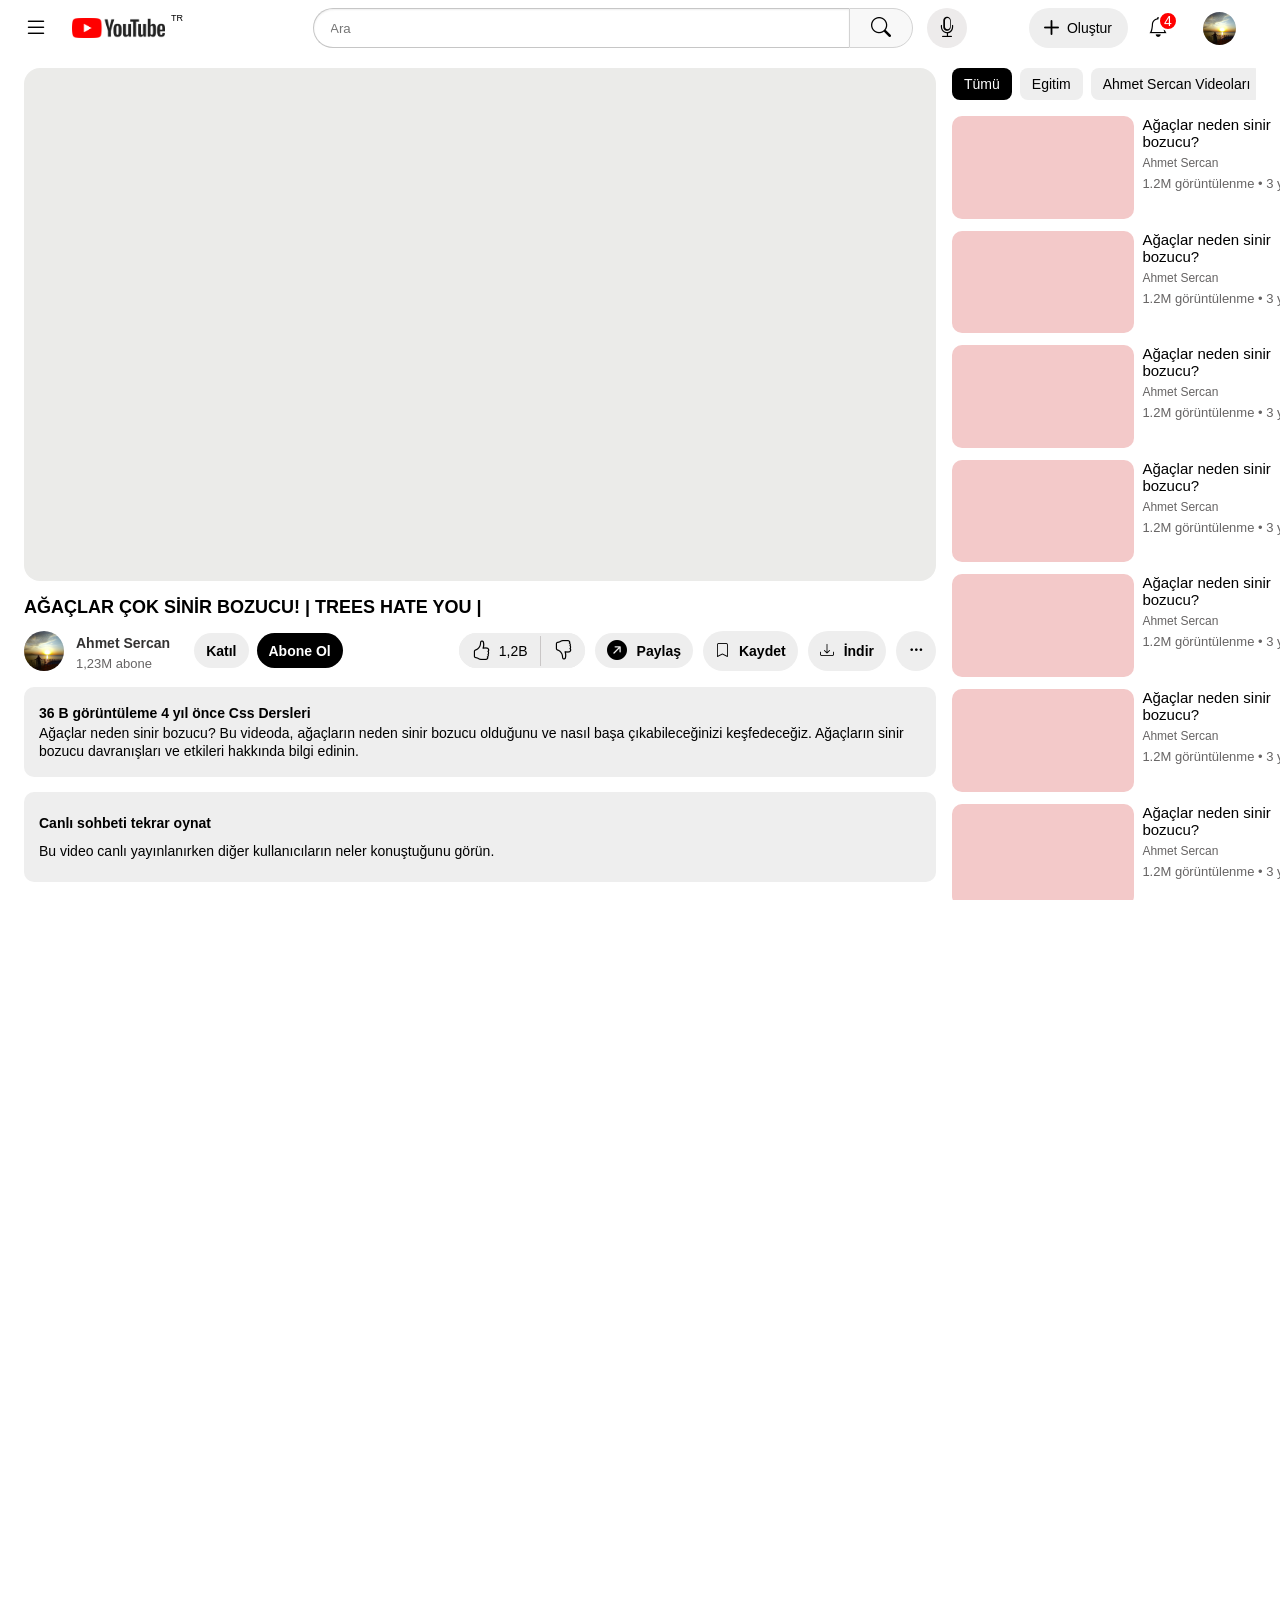
<file: youtube-video-syfası.html>
<!doctype html>
<html lang="en">
    <head>
        <meta charset="UTF-8" />
        <meta name="viewport" content="width=device-width, initial-scale=1.0" />
        <title>YouTube</title>
        <link rel="stylesheet" href="youtube-video-syfası.css" />
        <link rel="icon" type="image/svg+xml" href="youtube-svgrepo-com.svg" />
        <title>YouTube</title>
        <link
            href="https://cdn.jsdelivr.net/npm/bootstrap-icons@1.11.3/font/bootstrap-icons.css"
            rel="stylesheet"
            YouTubex
            Premium
        />
    </head>
    <body>
        <div class="header">
            <div class="header-left">
                <div class="justify">
                    <i class="bi bi-list"></i>
                </div>
                <div class="youtube-icon">
                    <img src="YouTube_Logo_2017.svg.png" alt="YouTube Logo" />
                    <p>TR</p>
                </div>
            </div>
            <div class="header-center">
                <div class="input-dis">
                    <div class="input-t">
                        <input placeholder="Ara" type="text" />
                    </div>
                    <button class="search-button">
                        <i class="bi bi-search"></i>
                    </button>
                </div>
                <div class="mini-input">
                    <button class="">
                        <i class="bi bi-search"></i>
                    </button>
                </div>
                <button class="mic">
                    <i class="bi bi-mic"></i>
                </button>
            </div>
            <div class="header-right">
                <div class="olustur">
                    <i class="arti bi bi-plus"></i>
                    <p>Oluştur</p>
                </div>
                <div class="bildirim">
                    <i class="bi bi-bell"></i>
                    <span class="bildirim-red">4</span>
                </div>
                <div class="header-foto">
                    <img src="ahmet-foto.png" alt="ahmet foto" />
                </div>
            </div>
        </div>
        <div class="video-container">
            <div class="video-sol">
                <div class="video-yeri"></div>
                <div class="yan-bosluklar">
                    <h3 class="video-title">
                        AĞAÇLAR ÇOK SİNİR BOZUCU! | TREES HATE YOU |
                    </h3>
                    <div class="video-nav">
                        <div class="video-nav-sol">
                            <div class="kanal-foto">
                                <img src="ahmet-foto.png" alt="kanal foto" />
                                <div class="kanal-text">
                                    <div class="kanal-isim">Ahmet Sercan</div>
                                    <div class="kanal-abone-sayisi">
                                        1,23M abone
                                    </div>
                                </div>
                            </div>
                            <div class="katil-btn">Katıl</div>
                            <div class="Abone-ol">Abone Ol</div>
                        </div>
                        <div class="video-nav-sag">
                            <div class="likeler">
                                <div class="like-btn">
                                    <i class="bi bi-hand-thumbs-up"></i>
                                    <span>1,2B</span>
                                </div>
                                <div class="dik-like-cizgi"></div>
                                <div class="dislike-btn">
                                    <i class="bi bi-hand-thumbs-down"></i>
                                </div>
                            </div>
                            <div class="paylas-btn">
                                <i class="bi bi-arrow-up-right-circle-fill"></i>
                                Paylaş
                            </div>
                            <div class="kaydet-btn">
                                <i class="bi bi-bookmark"></i>
                                Kaydet
                            </div>
                            <div class="indir-btn">
                                <i class="bi bi-download"></i>
                                İndir
                            </div>
                            <div class="uc-nokta-btn">
                                <i class="bi bi-three-dots"></i>
                            </div>
                        </div>
                    </div>
                    <div class="video-nav-aciklama-container">
                        <div class="video-nav-aciklama">
                            <div class="aciklama-baslik">
                                36 B görüntüleme 4 yıl önce Css Dersleri
                            </div>
                            Ağaçlar neden sinir bozucu? Bu videoda, ağaçların
                            neden sinir bozucu olduğunu ve nasıl başa
                            çıkabileceğinizi keşfedeceğiz. Ağaçların sinir
                            bozucu davranışları ve etkileri hakkında bilgi
                            edinin.
                        </div>
                        <div class="video-nav-aciklama">
                            <div class="aciklama-baslik-canli">
                                Canlı sohbeti tekrar oynat
                            </div>
                            Bu video canlı yayınlanırken diğer kullanıcıların
                            neler konuştuğunu görün.
                        </div>
                    </div>
                    <div class="video-yorum-container">
                        <div class="yorum-baslik">
                            <div class="yorum-sayisi">1,234 Yorum</div>
                            <div class="yorum-sirala">
                                <i class="bi bi-list-stars"></i> Sıralama ölçütü
                            </div>
                        </div>
                        <div class="yorum-input">
                            <img src="ahmet-foto.png" alt="ahmet foto" />
                            <input type="text" placeholder="Yorum ekleyin..." />
                        </div>

                        <div class="yorum-item">
                            <img src="ahmet-foto.png" alt="ahmet foto" />
                            <div class="yorum-item-orta">
                                <div class="yorum-title">
                                    @sercan
                                    <p>3 yıl önce</p>
                                </div>
                                <div class="yorum-text">
                                    Bu video çok iyi bir video, teşekkürler.
                                </div>
                                <div class="yorum-begeni">
                                    <i class="bi bi-hand-thumbs-up"></i>
                                    <span>13</span>
                                    <i class="bi bi-hand-thumbs-down"></i>
                                    <p>Yanıtla</p>
                                </div>
                            </div>
                            <div class="yorum-item-sag">
                                <i class="bi bi-three-dots-vertical"></i>
                            </div>
                        </div>
                        <div class="yorum-item">
                            <img src="ahmet-foto.png" alt="ahmet foto" />
                            <div class="yorum-item-orta">
                                <div class="yorum-title">
                                    @sercan
                                    <p>3 yıl önce</p>
                                </div>
                                <div class="yorum-text">
                                    Bu video çok iyi bir video, teşekkürler.
                                </div>
                                <div class="yorum-begeni">
                                    <i class="bi bi-hand-thumbs-up"></i>
                                    <span>13</span>
                                    <i class="bi bi-hand-thumbs-down"></i>
                                    <p>Yanıtla</p>
                                </div>
                            </div>
                            <div class="yorum-item-sag">
                                <i class="bi bi-three-dots-vertical"></i>
                            </div>
                        </div>
                        <div class="yorum-item">
                            <img src="ahmet-foto.png" alt="ahmet foto" />
                            <div class="yorum-item-orta">
                                <div class="yorum-title">
                                    @sercan
                                    <p>3 yıl önce</p>
                                </div>
                                <div class="yorum-text">
                                    Bu video çok iyi bir video, teşekkürler.
                                </div>
                                <div class="yorum-begeni">
                                    <i class="bi bi-hand-thumbs-up"></i>
                                    <span>13</span>
                                    <i class="bi bi-hand-thumbs-down"></i>
                                    <p>Yanıtla</p>
                                </div>
                            </div>
                            <div class="yorum-item-sag">
                                <i class="bi bi-three-dots-vertical"></i>
                            </div>
                        </div>
                        <div class="yorum-item">
                            <img src="ahmet-foto.png" alt="ahmet foto" />
                            <div class="yorum-item-orta">
                                <div class="yorum-title">
                                    @sercan
                                    <p>3 yıl önce</p>
                                </div>
                                <div class="yorum-text">
                                    Bu video çok iyi bir video, teşekkürler.
                                </div>
                                <div class="yorum-begeni">
                                    <i class="bi bi-hand-thumbs-up"></i>
                                    <span>13</span>
                                    <i class="bi bi-hand-thumbs-down"></i>
                                    <p>Yanıtla</p>
                                </div>
                            </div>
                            <div class="yorum-item-sag">
                                <i class="bi bi-three-dots-vertical"></i>
                            </div>
                        </div>
                        <div class="yorum-item">
                            <img src="ahmet-foto.png" alt="ahmet foto" />
                            <div class="yorum-item-orta">
                                <div class="yorum-title">
                                    @sercan
                                    <p>3 yıl önce</p>
                                </div>
                                <div class="yorum-text">
                                    Bu video çok iyi bir video, teşekkürler.
                                </div>
                                <div class="yorum-begeni">
                                    <i class="bi bi-hand-thumbs-up"></i>
                                    <span>13</span>
                                    <i class="bi bi-hand-thumbs-down"></i>
                                    <p>Yanıtla</p>
                                </div>
                            </div>
                            <div class="yorum-item-sag">
                                <i class="bi bi-three-dots-vertical"></i>
                            </div>
                        </div>
                        <div class="yorum-item">
                            <img src="ahmet-foto.png" alt="ahmet foto" />
                            <div class="yorum-item-orta">
                                <div class="yorum-title">
                                    @sercan
                                    <p>3 yıl önce</p>
                                </div>
                                <div class="yorum-text">
                                    Bu video çok iyi bir video, teşekkürler.
                                </div>
                                <div class="yorum-begeni">
                                    <i class="bi bi-hand-thumbs-up"></i>
                                    <span>13</span>
                                    <i class="bi bi-hand-thumbs-down"></i>
                                    <p>Yanıtla</p>
                                </div>
                            </div>
                            <div class="yorum-item-sag">
                                <i class="bi bi-three-dots-vertical"></i>
                            </div>
                        </div>
                        <div class="yorum-item">
                            <img src="ahmet-foto.png" alt="ahmet foto" />
                            <div class="yorum-item-orta">
                                <div class="yorum-title">
                                    @sercan
                                    <p>3 yıl önce</p>
                                </div>
                                <div class="yorum-text">
                                    Bu video çok iyi bir video, teşekkürler.
                                </div>
                                <div class="yorum-begeni">
                                    <i class="bi bi-hand-thumbs-up"></i>
                                    <span>13</span>
                                    <i class="bi bi-hand-thumbs-down"></i>
                                    <p>Yanıtla</p>
                                </div>
                            </div>
                            <div class="yorum-item-sag">
                                <i class="bi bi-three-dots-vertical"></i>
                            </div>
                        </div>
                        <div class="yorum-item">
                            <img src="ahmet-foto.png" alt="ahmet foto" />
                            <div class="yorum-item-orta">
                                <div class="yorum-title">
                                    @sercan
                                    <p>3 yıl önce</p>
                                </div>
                                <div class="yorum-text">
                                    Bu video çok iyi bir video, teşekkürler.
                                </div>
                                <div class="yorum-begeni">
                                    <i class="bi bi-hand-thumbs-up"></i>
                                    <span>13</span>
                                    <i class="bi bi-hand-thumbs-down"></i>
                                    <p>Yanıtla</p>
                                </div>
                            </div>
                            <div class="yorum-item-sag">
                                <i class="bi bi-three-dots-vertical"></i>
                            </div>
                        </div>
                        <div class="yorum-item">
                            <img src="ahmet-foto.png" alt="ahmet foto" />
                            <div class="yorum-item-orta">
                                <div class="yorum-title">
                                    @sercan
                                    <p>3 yıl önce</p>
                                </div>
                                <div class="yorum-text">
                                    Bu video çok iyi bir video, teşekkürler.
                                </div>
                                <div class="yorum-begeni">
                                    <i class="bi bi-hand-thumbs-up"></i>
                                    <span>13</span>
                                    <i class="bi bi-hand-thumbs-down"></i>
                                    <p>Yanıtla</p>
                                </div>
                            </div>
                            <div class="yorum-item-sag">
                                <i class="bi bi-three-dots-vertical"></i>
                            </div>
                        </div>
                        <div class="yorum-item">
                            <img src="ahmet-foto.png" alt="ahmet foto" />
                            <div class="yorum-item-orta">
                                <div class="yorum-title">
                                    @sercan
                                    <p>3 yıl önce</p>
                                </div>
                                <div class="yorum-text">
                                    Bu video çok iyi bir video, teşekkürler.
                                </div>
                                <div class="yorum-begeni">
                                    <i class="bi bi-hand-thumbs-up"></i>
                                    <span>13</span>
                                    <i class="bi bi-hand-thumbs-down"></i>
                                    <p>Yanıtla</p>
                                </div>
                            </div>
                            <div class="yorum-item-sag">
                                <i class="bi bi-three-dots-vertical"></i>
                            </div>
                        </div>
                        <div class="yorum-item">
                            <img src="ahmet-foto.png" alt="ahmet foto" />
                            <div class="yorum-item-orta">
                                <div class="yorum-title">
                                    @sercan
                                    <p>3 yıl önce</p>
                                </div>
                                <div class="yorum-text">
                                    Bu video çok iyi bir video, teşekkürler.
                                </div>
                                <div class="yorum-begeni">
                                    <i class="bi bi-hand-thumbs-up"></i>
                                    <span>13</span>
                                    <i class="bi bi-hand-thumbs-down"></i>
                                    <p>Yanıtla</p>
                                </div>
                            </div>
                            <div class="yorum-item-sag">
                                <i class="bi bi-three-dots-vertical"></i>
                            </div>
                        </div>
                        <div class="yorum-item">
                            <img src="ahmet-foto.png" alt="ahmet foto" />
                            <div class="yorum-item-orta">
                                <div class="yorum-title">
                                    @sercan
                                    <p>3 yıl önce</p>
                                </div>
                                <div class="yorum-text">
                                    Bu video çok iyi bir video, teşekkürler.
                                </div>
                                <div class="yorum-begeni">
                                    <i class="bi bi-hand-thumbs-up"></i>
                                    <span>13</span>
                                    <i class="bi bi-hand-thumbs-down"></i>
                                    <p>Yanıtla</p>
                                </div>
                            </div>
                            <div class="yorum-item-sag">
                                <i class="bi bi-three-dots-vertical"></i>
                            </div>
                        </div>
                        <div class="yorum-item">
                            <img src="ahmet-foto.png" alt="ahmet foto" />
                            <div class="yorum-item-orta">
                                <div class="yorum-title">
                                    @sercan
                                    <p>3 yıl önce</p>
                                </div>
                                <div class="yorum-text">
                                    Bu video çok iyi bir video, teşekkürler.
                                </div>
                                <div class="yorum-begeni">
                                    <i class="bi bi-hand-thumbs-up"></i>
                                    <span>13</span>
                                    <i class="bi bi-hand-thumbs-down"></i>
                                    <p>Yanıtla</p>
                                </div>
                            </div>
                            <div class="yorum-item-sag">
                                <i class="bi bi-three-dots-vertical"></i>
                            </div>
                        </div>
                        <div class="yorum-item">
                            <img src="ahmet-foto.png" alt="ahmet foto" />
                            <div class="yorum-item-orta">
                                <div class="yorum-title">
                                    @sercan
                                    <p>3 yıl önce</p>
                                </div>
                                <div class="yorum-text">
                                    Bu video çok iyi bir video, teşekkürler.
                                </div>
                                <div class="yorum-begeni">
                                    <i class="bi bi-hand-thumbs-up"></i>
                                    <span>13</span>
                                    <i class="bi bi-hand-thumbs-down"></i>
                                    <p>Yanıtla</p>
                                </div>
                            </div>
                            <div class="yorum-item-sag">
                                <i class="bi bi-three-dots-vertical"></i>
                            </div>
                        </div>
                        <div class="yorum-item">
                            <img src="ahmet-foto.png" alt="ahmet foto" />
                            <div class="yorum-item-orta">
                                <div class="yorum-title">
                                    @sercan
                                    <p>3 yıl önce</p>
                                </div>
                                <div class="yorum-text">
                                    Bu video çok iyi bir video, teşekkürler.
                                </div>
                                <div class="yorum-begeni">
                                    <i class="bi bi-hand-thumbs-up"></i>
                                    <span>13</span>
                                    <i class="bi bi-hand-thumbs-down"></i>
                                    <p>Yanıtla</p>
                                </div>
                            </div>
                            <div class="yorum-item-sag">
                                <i class="bi bi-three-dots-vertical"></i>
                            </div>
                        </div>
                    </div>
                </div>
            </div>
            <div class="video-sag">
                <div class="video-sag-navbar">
                    <div class="video-sag-nav-item">
                        <p>Tümü</p>
                    </div>
                    <div class="video-sag-nav-item">
                        <p>Egitim</p>
                    </div>
                    <div class="video-sag-nav-item">
                        <p>Ahmet Sercan Videoları</p>
                    </div>
                    <div class="video-sag-nav-item">
                        <p>İlgili</p>
                    </div>
                    <div class="video-sag-nav-item">
                        <p>Canlı Yayınlar</p>
                    </div>
                    <div class="video-sag-nav-item">
                        <p>Sıradaki</p>
                    </div>
                    <div class="video-sag-nav-item">
                        <p>Size özel</p>
                    </div>
                    <div class="video-sag-nav-item"><p>İzlenenler</p></div>
                </div>
                <div class="mobil-video-grid">
                    <div class="mobil-video-card">
                        <a href="youtube-video-syfası.html">
                            <div class="mobil-video-yeri">
                                <img
                                    src="Ekran görüntüsü 2026-05-04 115736.png"
                                    alt=""
                                />
                            </div>

                            <div class="mobil-video-info">
                                <div class="mobil-channel-avatar">
                                    <img
                                        src="ahmet-foto.png"
                                        alt="ahmet foto"
                                    />
                                </div>

                                <div class="mobil-text">
                                    <h4>Türkiye'nin Hipersonik Füzeler Çağı</h4>
                                    <h4>Başlıyor | Murat İkinci | Sahne #3</h4>
                                    <p>
                                        gdh TV
                                        <i class="bi bi-check-circle-fill"></i>
                                        ve Sahne!
                                    </p>
                                    <span>112 B görüntülenme • 4 ay önce</span>
                                </div>
                            </div>
                        </a>
                    </div>

                    <div class="mobil-video-card">
                        <a href="youtube-video-syfası.html">
                            <div class="mobil-video-yeri">
                                <img
                                    src="Ekran görüntüsü 2026-05-04 115736.png"
                                    alt=""
                                />
                            </div>

                            <div class="mobil-video-info">
                                <div class="mobil-channel-avatar">
                                    <img
                                        src="ahmet-foto.png"
                                        alt="ahmet foto"
                                    />
                                </div>

                                <div class="mobil-text">
                                    <h4>Türkiye'nin Hipersonik Füzeler Çağı</h4>
                                    <h4>Başlıyor | Murat İkinci | Sahne #3</h4>
                                    <p>
                                        gdh TV
                                        <i class="bi bi-check-circle-fill"></i>
                                        ve Sahne!
                                    </p>
                                    <span>112 B görüntülenme • 4 ay önce</span>
                                </div>
                            </div>
                        </a>
                    </div>

                    <div class="mobil-video-card">
                        <a href="youtube-video-syfası.html">
                            <div class="mobil-video-yeri">
                                <img
                                    src="Ekran görüntüsü 2026-05-04 115736.png"
                                    alt=""
                                />
                            </div>

                            <div class="mobil-video-info">
                                <div class="mobil-channel-avatar">
                                    <img
                                        src="ahmet-foto.png"
                                        alt="ahmet foto"
                                    />
                                </div>

                                <div class="mobil-text">
                                    <h4>Türkiye'nin Hipersonik Füzeler Çağı</h4>
                                    <h4>Başlıyor | Murat İkinci | Sahne #3</h4>
                                    <p>
                                        gdh TV
                                        <i class="bi bi-check-circle-fill"></i>
                                        ve Sahne!
                                    </p>
                                    <span>112 B görüntülenme • 4 ay önce</span>
                                </div>
                            </div>
                        </a>
                    </div>

                    <div class="mobil-video-card">
                        <a href="youtube-video-syfası.html">
                            <div class="mobil-video-yeri">
                                <img
                                    src="Ekran görüntüsü 2026-05-04 115736.png"
                                    alt=""
                                />
                            </div>

                            <div class="mobil-video-info">
                                <div class="mobil-channel-avatar">
                                    <img
                                        src="ahmet-foto.png"
                                        alt="ahmet foto"
                                    />
                                </div>

                                <div class="mobil-text">
                                    <h4>Türkiye'nin Hipersonik Füzeler Çağı</h4>
                                    <h4>Başlıyor | Murat İkinci | Sahne #3</h4>
                                    <p>
                                        gdh TV
                                        <i class="bi bi-check-circle-fill"></i>
                                        ve Sahne!
                                    </p>
                                    <span>112 B görüntülenme • 4 ay önce</span>
                                </div>
                            </div>
                        </a>
                    </div>

                    <div class="mobil-video-card">
                        <a href="youtube-video-syfası.html">
                            <div class="mobil-video-yeri">
                                <img
                                    src="Ekran görüntüsü 2026-05-04 115736.png"
                                    alt=""
                                />
                            </div>

                            <div class="mobil-video-info">
                                <div class="mobil-channel-avatar">
                                    <img
                                        src="ahmet-foto.png"
                                        alt="ahmet foto"
                                    />
                                </div>

                                <div class="mobil-text">
                                    <h4>Türkiye'nin Hipersonik Füzeler Çağı</h4>
                                    <h4>Başlıyor | Murat İkinci | Sahne #3</h4>
                                    <p>
                                        gdh TV
                                        <i class="bi bi-check-circle-fill"></i>
                                        ve Sahne!
                                    </p>
                                    <span>112 B görüntülenme • 4 ay önce</span>
                                </div>
                            </div>
                        </a>
                    </div>

                    <div class="mobil-video-card">
                        <a href="youtube-video-syfası.html">
                            <div class="mobil-video-yeri">
                                <img
                                    src="Ekran görüntüsü 2026-05-04 115736.png"
                                    alt=""
                                />
                            </div>

                            <div class="mobil-video-info">
                                <div class="mobil-channel-avatar">
                                    <img
                                        src="ahmet-foto.png"
                                        alt="ahmet foto"
                                    />
                                </div>

                                <div class="mobil-text">
                                    <h4>Türkiye'nin Hipersonik Füzeler Çağı</h4>
                                    <h4>Başlıyor | Murat İkinci | Sahne #3</h4>
                                    <p>
                                        gdh TV
                                        <i class="bi bi-check-circle-fill"></i>
                                        ve Sahne!
                                    </p>
                                    <span>112 B görüntülenme • 4 ay önce</span>
                                </div>
                            </div>
                        </a>
                    </div>

                    <div class="mobil-video-card">
                        <div class="mobil-video-yeri">
                            <img
                                src="Ekran görüntüsü 2026-05-04 115736.png"
                                alt=""
                            />
                        </div>

                        <div class="mobil-video-info">
                            <div class="mobil-channel-avatar">
                                <img src="ahmet-foto.png" alt="ahmet foto" />
                            </div>

                            <div class="mobil-text">
                                <h4>Türkiye'nin Hipersonik Füzeler Çağı</h4>
                                <h4>Başlıyor | Murat İkinci | Sahne #3</h4>
                                <p>
                                    gdh TV
                                    <i class="bi bi-check-circle-fill"></i>
                                    ve Sahne!
                                </p>
                                <span>112 B görüntülenme • 4 ay önce</span>
                            </div>
                        </div>
                    </div>
                </div>
                <div class="video-sag-videolar">
                    <div class="video-sag-video-card">
                        <div class="card-video"></div>

                        <div class="card-chat">
                            <div class="card-title">
                                Ağaçlar neden sinir bozucu?
                            </div>
                            <div class="card-kanal">Ahmet Sercan</div>
                            <div class="card-bilgi">
                                1.2M görüntülenme • 3 yıl önce
                            </div>
                        </div>
                    </div>
                    <div class="video-sag-video-card">
                        <div class="card-video"></div>

                        <div class="card-chat">
                            <div class="card-title">
                                Ağaçlar neden sinir bozucu?
                            </div>
                            <div class="card-kanal">Ahmet Sercan</div>
                            <div class="card-bilgi">
                                1.2M görüntülenme • 3 yıl önce
                            </div>
                        </div>
                    </div>
                    <div class="video-sag-video-card">
                        <div class="card-video"></div>

                        <div class="card-chat">
                            <div class="card-title">
                                Ağaçlar neden sinir bozucu?
                            </div>
                            <div class="card-kanal">Ahmet Sercan</div>
                            <div class="card-bilgi">
                                1.2M görüntülenme • 3 yıl önce
                            </div>
                        </div>
                    </div>
                    <div class="video-sag-video-card">
                        <div class="card-video"></div>

                        <div class="card-chat">
                            <div class="card-title">
                                Ağaçlar neden sinir bozucu?
                            </div>
                            <div class="card-kanal">Ahmet Sercan</div>
                            <div class="card-bilgi">
                                1.2M görüntülenme • 3 yıl önce
                            </div>
                        </div>
                    </div>
                    <div class="video-sag-video-card">
                        <div class="card-video"></div>

                        <div class="card-chat">
                            <div class="card-title">
                                Ağaçlar neden sinir bozucu?
                            </div>
                            <div class="card-kanal">Ahmet Sercan</div>
                            <div class="card-bilgi">
                                1.2M görüntülenme • 3 yıl önce
                            </div>
                        </div>
                        3
                    </div>
                    <div class="video-sag-video-card">
                        <div class="card-video"></div>

                        <div class="card-chat">
                            <div class="card-title">
                                Ağaçlar neden sinir bozucu?
                            </div>
                            <div class="card-kanal">Ahmet Sercan</div>
                            <div class="card-bilgi">
                                1.2M görüntülenme • 3 yıl önce
                            </div>
                        </div>
                    </div>
                    <div class="video-sag-video-card">
                        <div class="card-video"></div>

                        <div class="card-chat">
                            <div class="card-title">
                                Ağaçlar neden sinir bozucu?
                            </div>
                            <div class="card-kanal">Ahmet Sercan</div>
                            <div class="card-bilgi">
                                1.2M görüntülenme • 3 yıl önce
                            </div>
                        </div>
                    </div>
                    <div class="video-sag-video-card">
                        <div class="card-video"></div>

                        <div class="card-chat">
                            <div class="card-title">
                                Ağaçlar neden sinir bozucu?
                            </div>
                            <div class="card-kanal">Ahmet Sercan</div>
                            <div class="card-bilgi">
                                1.2M görüntülenme • 3 yıl önce
                            </div>
                        </div>
                    </div>
                    <div class="video-sag-video-card">
                        <div class="card-video"></div>

                        <div class="card-chat">
                            <div class="card-title">
                                Ağaçlar neden sinir bozucu?
                            </div>
                            <div class="card-kanal">Ahmet Sercan</div>
                            <div class="card-bilgi">
                                1.2M görüntülenme • 3 yıl önce
                            </div>
                        </div>
                    </div>
                    <div class="video-sag-video-card">
                        <div class="card-video"></div>

                        <div class="card-chat">
                            <div class="card-title">
                                Ağaçlar neden sinir bozucu?
                            </div>
                            <div class="card-kanal">Ahmet Sercan</div>
                            <div class="card-bilgi">
                                1.2M görüntülenme • 3 yıl önce
                            </div>
                        </div>
                    </div>
                    <div class="video-sag-video-card">
                        <div class="card-video"></div>

                        <div class="card-chat">
                            <div class="card-title">
                                Ağaçlar neden sinir bozucu?
                            </div>
                            <div class="card-kanal">Ahmet Sercan</div>
                            <div class="card-bilgi">
                                1.2M görüntülenme • 3 yıl önce
                            </div>
                        </div>
                    </div>
                    <div class="video-sag-video-card">
                        <div class="card-video"></div>

                        <div class="card-chat">
                            <div class="card-title">
                                Ağaçlar neden sinir bozucu?
                            </div>
                            <div class="card-kanal">Ahmet Sercan</div>
                            <div class="card-bilgi">
                                1.2M görüntülenme • 3 yıl önce
                            </div>
                        </div>
                    </div>
                    <div class="video-sag-video-card">
                        <div class="card-video"></div>

                        <div class="card-chat">
                            <div class="card-title">
                                Ağaçlar neden sinir bozucu?
                            </div>
                            <div class="card-kanal">Ahmet Sercan</div>
                            <div class="card-bilgi">
                                1.2M görüntülenme • 3 yıl önce
                            </div>
                        </div>
                    </div>
                    <div class="video-sag-video-card">
                        <div class="card-video"></div>

                        <div class="card-chat">
                            <div class="card-title">
                                Ağaçlar neden sinir bozucu?
                            </div>
                            <div class="card-kanal">Ahmet Sercan</div>
                            <div class="card-bilgi">
                                1.2M görüntülenme • 3 yıl önce
                            </div>
                        </div>
                    </div>
                    <div class="video-sag-video-card">
                        <div class="card-video"></div>

                        <div class="card-chat">
                            <div class="card-title">
                                Ağaçlar neden sinir bozucu?
                            </div>
                            <div class="card-kanal">Ahmet Sercan</div>
                            <div class="card-bilgi">
                                1.2M görüntülenme • 3 yıl önce
                            </div>
                        </div>
                    </div>
                    <div class="video-sag-video-card">
                        <div class="card-video"></div>

                        <div class="card-chat">
                            <div class="card-title">
                                Ağaçlar neden sinir bozucu?
                            </div>
                            <div class="card-kanal">Ahmet Sercan</div>
                            <div class="card-bilgi">
                                1.2M görüntülenme • 3 yıl önce
                            </div>
                        </div>
                    </div>
                    <div class="video-sag-video-card">
                        <div class="card-video"></div>

                        <div class="card-chat">
                            <div class="card-title">
                                Ağaçlar neden sinir bozucu?
                            </div>
                            <div class="card-kanal">Ahmet Sercan</div>
                            <div class="card-bilgi">
                                1.2M görüntülenme • 3 yıl önce
                            </div>
                        </div>
                    </div>
                    <div class="video-sag-video-card">
                        <div class="card-video"></div>

                        <div class="card-chat">
                            <div class="card-title">
                                Ağaçlar neden sinir bozucu?
                            </div>
                            <div class="card-kanal">Ahmet Sercan</div>
                            <div class="card-bilgi">
                                1.2M görüntülenme • 3 yıl önce
                            </div>
                        </div>
                    </div>
                </div>
            </div>
            <div class="mobil-video-yorum-container">
                <div class="mobil-yorum-baslik">
                    <div class="mobil-yorum-sayisi">1,234 Yorum</div>
                    <div class="mobil-yorum-sirala">
                        <i class="bi bi-list-stars"></i> Sıralama ölçütü
                    </div>
                </div>
                <div class="mobil-yorum-input">
                    <img src="ahmet-foto.png" alt="ahmet foto" />
                    <input type="text" placeholder="Yorum ekleyin..." />
                </div>
                <div class="mobil-yorum-item">
                    <img src="ahmet-foto.png" alt="ahmet foto" />

                    <div class="mobil-yorum-item-orta">
                        <div class="mobil-yorum-title">
                            @sercan
                            <p>3 yıl önce</p>
                        </div>

                        <div class="mobil-yorum-text">
                            Bu video çok iyi bir video, teşekkürler.
                        </div>

                        <div class="mobil-yorum-begeni">
                            <i class="bi bi-hand-thumbs-up"></i>
                            <span>13</span>

                            <i class="bi bi-hand-thumbs-down"></i>

                            <p>Yanıtla</p>
                        </div>
                    </div>

                    <div class="mobil-yorum-item-sag">
                        <i class="bi bi-three-dots-vertical"></i>
                    </div>
                </div>
                <div class="mobil-yorum-item">
                    <img src="ahmet-foto.png" alt="ahmet foto" />

                    <div class="mobil-yorum-item-orta">
                        <div class="mobil-yorum-title">
                            @sercan
                            <p>3 yıl önce</p>
                        </div>

                        <div class="mobil-yorum-text">
                            Bu video çok iyi bir video, teşekkürler.
                        </div>

                        <div class="mobil-yorum-begeni">
                            <i class="bi bi-hand-thumbs-up"></i>
                            <span>13</span>

                            <i class="bi bi-hand-thumbs-down"></i>

                            <p>Yanıtla</p>
                        </div>
                    </div>

                    <div class="mobil-yorum-item-sag">
                        <i class="bi bi-three-dots-vertical"></i>
                    </div>
                </div>
                <div class="mobil-yorum-item">
                    <img src="ahmet-foto.png" alt="ahmet foto" />

                    <div class="mobil-yorum-item-orta">
                        <div class="mobil-yorum-title">
                            @sercan
                            <p>3 yıl önce</p>
                        </div>

                        <div class="mobil-yorum-text">
                            Bu video çok iyi bir video, teşekkürler.
                        </div>

                        <div class="mobil-yorum-begeni">
                            <i class="bi bi-hand-thumbs-up"></i>
                            <span>13</span>

                            <i class="bi bi-hand-thumbs-down"></i>

                            <p>Yanıtla</p>
                        </div>
                    </div>

                    <div class="mobil-yorum-item-sag">
                        <i class="bi bi-three-dots-vertical"></i>
                    </div>
                </div>
                <div class="mobil-yorum-item">
                    <img src="ahmet-foto.png" alt="ahmet foto" />

                    <div class="mobil-yorum-item-orta">
                        <div class="mobil-yorum-title">
                            @sercan
                            <p>3 yıl önce</p>
                        </div>

                        <div class="mobil-yorum-text">
                            Bu video çok iyi bir video, teşekkürler.
                        </div>

                        <div class="mobil-yorum-begeni">
                            <i class="bi bi-hand-thumbs-up"></i>
                            <span>13</span>

                            <i class="bi bi-hand-thumbs-down"></i>

                            <p>Yanıtla</p>
                        </div>
                    </div>

                    <div class="mobil-yorum-item-sag">
                        <i class="bi bi-three-dots-vertical"></i>
                    </div>
                </div>
                <div class="mobil-yorum-item">
                    <img src="ahmet-foto.png" alt="ahmet foto" />

                    <div class="mobil-yorum-item-orta">
                        <div class="mobil-yorum-title">
                            @sercan
                            <p>3 yıl önce</p>
                        </div>

                        <div class="mobil-yorum-text">
                            Bu video çok iyi bir video, teşekkürler.
                        </div>

                        <div class="mobil-yorum-begeni">
                            <i class="bi bi-hand-thumbs-up"></i>
                            <span>13</span>

                            <i class="bi bi-hand-thumbs-down"></i>

                            <p>Yanıtla</p>
                        </div>
                    </div>

                    <div class="mobil-yorum-item-sag">
                        <i class="bi bi-three-dots-vertical"></i>
                    </div>
                </div>
                <div class="mobil-yorum-item">
                    <img src="ahmet-foto.png" alt="ahmet foto" />

                    <div class="mobil-yorum-item-orta">
                        <div class="mobil-yorum-title">
                            @sercan
                            <p>3 yıl önce</p>
                        </div>

                        <div class="mobil-yorum-text">
                            Bu video çok iyi bir video, teşekkürler.
                        </div>

                        <div class="mobil-yorum-begeni">
                            <i class="bi bi-hand-thumbs-up"></i>
                            <span>13</span>

                            <i class="bi bi-hand-thumbs-down"></i>

                            <p>Yanıtla</p>
                        </div>
                    </div>

                    <div class="mobil-yorum-item-sag">
                        <i class="bi bi-three-dots-vertical"></i>
                    </div>
                </div>
                <div class="mobil-yorum-item">
                    <img src="ahmet-foto.png" alt="ahmet foto" />

                    <div class="mobil-yorum-item-orta">
                        <div class="mobil-yorum-title">
                            @sercan
                            <p>3 yıl önce</p>
                        </div>

                        <div class="mobil-yorum-text">
                            Bu video çok iyi bir video, teşekkürler.
                        </div>

                        <div class="mobil-yorum-begeni">
                            <i class="bi bi-hand-thumbs-up"></i>
                            <span>13</span>

                            <i class="bi bi-hand-thumbs-down"></i>

                            <p>Yanıtla</p>
                        </div>
                    </div>

                    <div class="mobil-yorum-item-sag">
                        <i class="bi bi-three-dots-vertical"></i>
                    </div>
                </div>
                <div class="mobil-yorum-item">
                    <img src="ahmet-foto.png" alt="ahmet foto" />

                    <div class="mobil-yorum-item-orta">
                        <div class="mobil-yorum-title">
                            @sercan
                            <p>3 yıl önce</p>
                        </div>

                        <div class="mobil-yorum-text">
                            Bu video çok iyi bir video, teşekkürler.
                        </div>

                        <div class="mobil-yorum-begeni">
                            <i class="bi bi-hand-thumbs-up"></i>
                            <span>13</span>

                            <i class="bi bi-hand-thumbs-down"></i>

                            <p>Yanıtla</p>
                        </div>
                    </div>

                    <div class="mobil-yorum-item-sag">
                        <i class="bi bi-three-dots-vertical"></i>
                    </div>
                </div>
            </div>
        </div>
    </body>
</html>
</file>
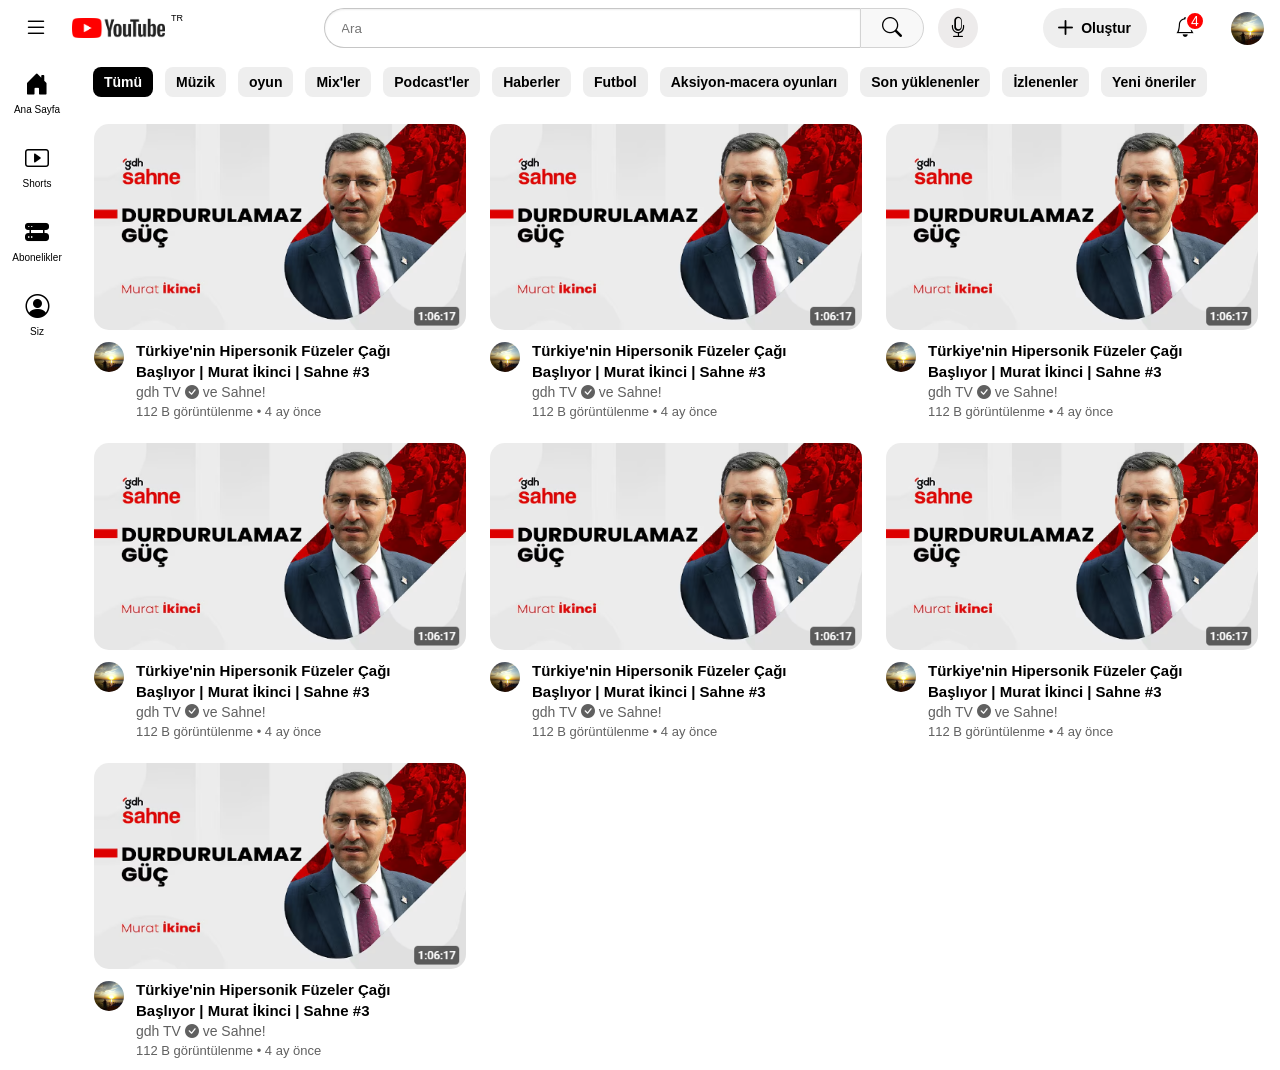
<file: youtube.html>
<!doctype html>
<html lang="en">
    <head>
        <meta charset="UTF-8" />
        <meta name="viewport" content="width=device-width, initial-scale=1.0" />
        <link rel="stylesheet" href="youtube.css" />
        <link rel="icon" type="image/svg+xml" href="youtube-svgrepo-com.svg" />
        <title>YouTube</title>
        <link
            href="https://cdn.jsdelivr.net/npm/bootstrap-icons@1.11.3/font/bootstrap-icons.css"
            rel="stylesheet"
            YouTube
            Premium
        />
    </head>
    <body>
        <div class="container-dis">
            <div class="header">
                <div class="header-left">
                    <div class="justify">
                        <i class="bi bi-list"></i>
                    </div>
                    <div class="youtube-icon">
                        <img
                            src="YouTube_Logo_2017.svg.png"
                            alt="YouTube Logo"
                        />
                        <p>TR</p>
                    </div>
                </div>
                <div class="header-center">
                    <div class="input-dis">
                        <div class="input-t">
                            <input placeholder="Ara" type="text" />
                        </div>
                        <button class="search-button">
                            <i class="bi bi-search"></i>
                        </button>
                    </div>
                    <div class="mini-input">
                        <button class="">
                            <i class="bi bi-search"></i>
                        </button>
                    </div>
                    <button class="mic">
                        <i class="bi bi-mic"></i>
                    </button>
                </div>
                <div class="header-right">
                    <div class="olustur">
                        <i class="arti bi bi-plus"></i>
                        <p>Oluştur</p>
                    </div>
                    <div class="bildirim">
                        <i class="bi bi-bell"></i>
                        <span class="bildirim-red">4</span>
                    </div>
                    <div class="header-foto">
                        <img src="ahmet-foto.png" alt="ahmet foto" />
                    </div>
                </div>
            </div>
            <div class="site-container">
                <div class="site-sidebar">
                    <div class="sidebar-ust">
                        <div class="sidebar-item hop">
                            <i class="bi bi-house-door-fill"></i>
                            <p class="sidebar-item-p">Ana Sayfa</p>
                        </div>
                        <div class="sidebar-item">
                            <i class="bi bi-music-player"></i>
                            <p class="sidebar-item-p">Shorts</p>
                        </div>
                    </div>
                    <div class="sidebar-orta">
                        <div class="sidebar-item sidebar-orta-baslik">
                            <h4>Abonelikler</h4>
                            <i class="bi bi-chevron-right"></i>
                        </div>

                        <div class="sidebar-item">
                            <img src="ahmet-foto.png" alt="ahmet foto" />
                            <p class="sidebar-item-p">Ahmet</p>
                            <div class="mavi-bildirim"></div>
                        </div>
                        <div class="sidebar-item">
                            <img src="ahmet-foto.png" alt="ahmet foto" />
                            <p class="sidebar-item-p">Elraenn</p>
                            <div class="mavi-bildirim"></div>
                        </div>
                        <div class="sidebar-item">
                            <img src="ahmet-foto.png" alt="ahmet foto" />
                            <p class="sidebar-item-p">Elraenn</p>
                            <div class="mavi-bildirim"></div>
                        </div>
                        <div class="sidebar-item">
                            <img src="ahmet-foto.png" alt="ahmet foto" />
                            <p class="sidebar-item-p">Elraenn</p>
                            <div class="mavi-bildirim"></div>
                        </div>
                        <div class="sidebar-item">
                            <img src="ahmet-foto.png" alt="ahmet foto" />
                            <p class="sidebar-item-p">Elraenn</p>
                            <div class="mavi-bildirim"></div>
                        </div>
                        <div class="sidebar-item">
                            <img src="ahmet-foto.png" alt="ahmet foto" />
                            <p class="sidebar-item-p">Elraenn</p>
                            <div class="mavi-bildirim"></div>
                        </div>
                        <div class="sidebar-item">
                            <img src="ahmet-foto.png" alt="ahmet foto" />
                            <p class="sidebar-item-p">Elraenn</p>
                            <div class="mavi-bildirim"></div>
                        </div>
                        <div class="sidebar-item">
                            <i class="ok-assagi bi bi-chevron-down"></i>
                            <h5>Daha fazla göster</h5>
                        </div>
                    </div>
                    <div class="sidebar-orta">
                        <div class="sidebar-item sidebar-orta-baslik">
                            <h4>Siz</h4>
                            <i class="ok-sag bi bi-chevron-right"></i>
                        </div>
                        <div class="sidebar-item">
                            <i class="bi bi-person-square"></i>
                            <p class="sidebar-item-p">Kanalınız</p>
                        </div>
                        <div class="sidebar-item">
                            <i class="bi bi-reply"></i>
                            <p class="sidebar-item-p">Geçmiş</p>
                        </div>
                        <div class="sidebar-item">
                            <i class="bi bi-menu-button-wide"></i>
                            <p class="sidebar-item-p">Oynatma Listeleri</p>
                        </div>
                        <div class="sidebar-item">
                            <i class="bi bi-x-circle"></i>
                            <p class="sidebar-item-p">Daha sonra izle</p>
                        </div>
                        <div class="sidebar-item">
                            <i class="bi bi-suit-heart"></i>
                            <p class="sidebar-item-p">Begendigim videolar</p>
                        </div>
                        <div class="sidebar-item">
                            <i class="bi bi-badge-4k-fill"></i>
                            <p class="sidebar-item-p">videolarınız</p>
                        </div>
                        <div class="sidebar-item">
                            <i class="bi bi-box-arrow-in-down"></i>
                            <p class="sidebar-item-p">İndirilenler</p>
                        </div>
                    </div>
                    <div class="sidebar-orta">
                        <div class="h4 kesfet">keşfet</div>
                        <div class="sidebar-item">
                            <i class="bi bi-music-note"></i>
                            <p class="sidebar-item-p">Müzik</p>
                        </div>
                        <div class="sidebar-item">
                            <i class="bi bi-tv"></i>
                            <p class="sidebar-item-p">Canlı</p>
                        </div>
                        <div class="sidebar-item">
                            <i class="bi bi-joystick"></i>
                            <p class="sidebar-item-p">Oyun</p>
                        </div>

                        <div class="sidebar-item">
                            <i class="ok-assagi bi bi-chevron-down"></i>
                            <h5>Daha fazla göster</h5>
                        </div>
                    </div>
                    <div class="sidebar-orta">
                        <div class="h-beş">YouTube'dan daha fazla...</div>
                        <div class="sidebar-item">
                            <i class="kirmizi bi bi-youtube"></i>
                            <p class="sidebar-item-p">YouTube Premium</p>
                        </div>
                        <div class="sidebar-item">
                            <img
                                src="youtube-music-song-multimedia-audio-svgrepo-com.svg"
                                alt=""
                            />
                            <p class="sidebar-item-p">YouTube Music</p>
                        </div>
                        <div class="sidebar-item">
                            <img
                                src="youtube-music-song-multimedia-audio-svgrepo-com.svg"
                                alt=""
                            />
                            <p class="sidebar-item-p">YouTube Kids</p>
                        </div>
                    </div>
                    <div class="sidebar-orta">
                        <div class="sidebar-item">
                            <i class="bi bi-flag"></i>
                            <p class="sidebar-item-p">İçerik bildirme geç...</p>
                        </div>
                    </div>
                    <div class="sidebar-orta">
                        <div class="sidebar-footer">
                            <div class="footer-links">
                                <a href="#">Hakkında</a>
                                <a href="#">Basın</a>
                                <a href="#">Telif hakkı</a>
                                <a href="#">Bize ulaşın</a>
                                <a href="#">İçerik Üreticiler</a>
                                <a href="#">Reklam verme</a>
                                <a href="#">Geliştiriciler</a>
                            </div>

                            <div class="footer-links">
                                <a href="#">Şartlar</a>
                                <a href="#">Gizlilik</a>
                                <a href="#">Politika ve Güvenlik</a>
                                <a href="#">YouTube Nasıl Çalışıyor?</a>
                                <a href="#">Yeni özellikleri deneyin</a>
                            </div>

                            <p class="footer-copy">© 2026 Google LLC</p>
                        </div>
                    </div>
                </div>
                <div class="mobil-sidebar">
                    <div class="ana-sayfa-btn">
                        <i class="bi bi-house-door-fill"></i>
                        <p>Ana Sayfa</p>
                    </div>
                    <div class="Shorts-btn">
                        <i class="bi bi-play-btn"></i>
                        <p>Shorts</p>
                    </div>
                    <div class="Abonelikler-btn">
                        <i class="bi bi-hdd-rack-fill"></i>
                        <p>Abonelikler</p>
                    </div>
                    <div class="siz-btn">
                        <i class="bi bi-person-circle"></i>
                        <p>Siz</p>
                    </div>
                </div>
                <div class="site-chat">
                    <div class="chat-ust">
                        <button class="nav-item active">Tümü</button>
                        <button class="nav-item">Müzik</button>
                        <button class="nav-item">oyun</button>
                        <button class="nav-item">Mix'ler</button>
                        <button class="nav-item">Podcast'ler</button>
                        <button class="nav-item">Haberler</button>
                        <button class="nav-item">Futbol</button>
                        <button class="nav-item">
                            Aksiyon-macera oyunları
                        </button>
                        <button class="nav-item">Son yüklenenler</button>
                        <button class="nav-item">İzlenenler</button>
                        <button class="nav-item">Yeni öneriler</button>
                    </div>
                    <div class="chat-alt">
                        <div class="video-grid">
                            <div class="video-card">
                                <a href="youtube-video-syfası.html">
                                    <div class="video-yeri">
                                        <img
                                            src="Ekran görüntüsü 2026-05-04 115736.png"
                                            alt=""
                                        />
                                    </div>

                                    <div class="video-info">
                                        <div class="channel-avatar">
                                            <img
                                                src="ahmet-foto.png"
                                                alt="ahmet foto"
                                            />
                                        </div>

                                        <div class="text">
                                            <h4>
                                                Türkiye'nin Hipersonik Füzeler
                                                Çağı
                                            </h4>
                                            <h4>
                                                Başlıyor | Murat İkinci | Sahne
                                                #3
                                            </h4>
                                            <p>
                                                gdh TV
                                                <i
                                                    class="bi bi-check-circle-fill"
                                                ></i>
                                                ve Sahne!
                                            </p>
                                            <span
                                                >112 B görüntülenme • 4 ay
                                                önce</span
                                            >
                                        </div>
                                    </div>
                                </a>
                            </div>
                            <div class="video-card">
                                <a href="youtube-video-syfası.html">
                                    <div class="video-yeri">
                                        <img
                                            src="Ekran görüntüsü 2026-05-04 115736.png"
                                            alt=""
                                        />
                                    </div>

                                    <div class="video-info">
                                        <div class="channel-avatar">
                                            <img
                                                src="ahmet-foto.png"
                                                alt="ahmet foto"
                                            />
                                        </div>

                                        <div class="text">
                                            <h4>
                                                Türkiye'nin Hipersonik Füzeler
                                                Çağı
                                            </h4>
                                            <h4>
                                                Başlıyor | Murat İkinci | Sahne
                                                #3
                                            </h4>
                                            <p>
                                                gdh TV
                                                <i
                                                    class="bi bi-check-circle-fill"
                                                ></i>
                                                ve Sahne!
                                            </p>
                                            <span
                                                >112 B görüntülenme • 4 ay
                                                önce</span
                                            >
                                        </div>
                                    </div>
                                </a>
                            </div>
                            <div class="video-card">
                                <a href="youtube-video-syfası.html">
                                    <div class="video-yeri">
                                        <img
                                            src="Ekran görüntüsü 2026-05-04 115736.png"
                                            alt=""
                                        />
                                    </div>

                                    <div class="video-info">
                                        <div class="channel-avatar">
                                            <img
                                                src="ahmet-foto.png"
                                                alt="ahmet foto"
                                            />
                                        </div>

                                        <div class="text">
                                            <h4>
                                                Türkiye'nin Hipersonik Füzeler
                                                Çağı
                                            </h4>
                                            <h4>
                                                Başlıyor | Murat İkinci | Sahne
                                                #3
                                            </h4>
                                            <p>
                                                gdh TV
                                                <i
                                                    class="bi bi-check-circle-fill"
                                                ></i>
                                                ve Sahne!
                                            </p>
                                            <span
                                                >112 B görüntülenme • 4 ay
                                                önce</span
                                            >
                                        </div>
                                    </div>
                                </a>
                            </div>
                            <div class="video-card">
                                <a href="youtube-video-syfası.html">
                                    <div class="video-yeri">
                                        <img
                                            src="Ekran görüntüsü 2026-05-04 115736.png"
                                            alt=""
                                        />
                                    </div>

                                    <div class="video-info">
                                        <div class="channel-avatar">
                                            <img
                                                src="ahmet-foto.png"
                                                alt="ahmet foto"
                                            />
                                        </div>

                                        <div class="text">
                                            <h4>
                                                Türkiye'nin Hipersonik Füzeler
                                                Çağı
                                            </h4>
                                            <h4>
                                                Başlıyor | Murat İkinci | Sahne
                                                #3
                                            </h4>
                                            <p>
                                                gdh TV
                                                <i
                                                    class="bi bi-check-circle-fill"
                                                ></i>
                                                ve Sahne!
                                            </p>
                                            <span
                                                >112 B görüntülenme • 4 ay
                                                önce</span
                                            >
                                        </div>
                                    </div>
                                </a>
                            </div>
                            <div class="video-card">
                                <a href="youtube-video-syfası.html">
                                    <div class="video-yeri">
                                        <img
                                            src="Ekran görüntüsü 2026-05-04 115736.png"
                                            alt=""
                                        />
                                    </div>

                                    <div class="video-info">
                                        <div class="channel-avatar">
                                            <img
                                                src="ahmet-foto.png"
                                                alt="ahmet foto"
                                            />
                                        </div>

                                        <div class="text">
                                            <h4>
                                                Türkiye'nin Hipersonik Füzeler
                                                Çağı
                                            </h4>
                                            <h4>
                                                Başlıyor | Murat İkinci | Sahne
                                                #3
                                            </h4>
                                            <p>
                                                gdh TV
                                                <i
                                                    class="bi bi-check-circle-fill"
                                                ></i>
                                                ve Sahne!
                                            </p>
                                            <span
                                                >112 B görüntülenme • 4 ay
                                                önce</span
                                            >
                                        </div>
                                    </div>
                                </a>
                            </div>
                            <div class="video-card">
                                <a href="youtube-video-syfası.html">
                                    <div class="video-yeri">
                                        <img
                                            src="Ekran görüntüsü 2026-05-04 115736.png"
                                            alt=""
                                        />
                                    </div>

                                    <div class="video-info">
                                        <div class="channel-avatar">
                                            <img
                                                src="ahmet-foto.png"
                                                alt="ahmet foto"
                                            />
                                        </div>

                                        <div class="text">
                                            <h4>
                                                Türkiye'nin Hipersonik Füzeler
                                                Çağı
                                            </h4>
                                            <h4>
                                                Başlıyor | Murat İkinci | Sahne
                                                #3
                                            </h4>
                                            <p>
                                                gdh TV
                                                <i
                                                    class="bi bi-check-circle-fill"
                                                ></i>
                                                ve Sahne!
                                            </p>
                                            <span
                                                >112 B görüntülenme • 4 ay
                                                önce</span
                                            >
                                        </div>
                                    </div>
                                </a>
                            </div>
                            <div class="video-card">
                                <div class="video-yeri">
                                    <img
                                        src="Ekran görüntüsü 2026-05-04 115736.png"
                                        alt=""
                                    />
                                </div>

                                <div class="video-info">
                                    <div class="channel-avatar">
                                        <img
                                            src="ahmet-foto.png"
                                            alt="ahmet foto"
                                        />
                                    </div>

                                    <div class="text">
                                        <h4>
                                            Türkiye'nin Hipersonik Füzeler Çağı
                                        </h4>
                                        <h4>
                                            Başlıyor | Murat İkinci | Sahne #3
                                        </h4>
                                        <p>
                                            gdh TV
                                            <i
                                                class="bi bi-check-circle-fill"
                                            ></i>
                                            ve Sahne!
                                        </p>
                                        <span
                                            >112 B görüntülenme • 4 ay
                                            önce</span
                                        >
                                    </div>
                                </div>
                            </div>
                        </div>
                    </div>
                </div>
            </div>
        </div>
    </body>
</html>
</file>
<file: youtube.css>
* {
    margin: 0;
    padding: 0;
    box-sizing: border-box;
    outline: 0;
}

html,
body {
    height: 100%;
    font-family: Arial;
}

    .container-dis {
        display: flex;
        flex-direction: column;
        height: 100%;
        position: relative;
    }

.header {
    display: flex;
    flex-direction: row;
    justify-content: space-between;
    align-items: center;

    position: fixed;
    
    top: 0;

    left: 0;
    right: 0;
    width: 100%;

    height: 56px;

    padding: 0 16px;
    z-index: 1000;
    background-color: white;
}

.header-left {
    display: flex;
    align-items: center;
    gap: 16px;
    flex-shrink: 0;
}

.justify {
    width: 40px;
    height: 40px;
    display: flex;
    align-items: center;
    justify-content: center;
    cursor: pointer;
}

.justify i {
    font-size: 24px;
}

.justify:hover {
    background-color: #eee;
    border-radius: 1000px;
    width: 40px;
    height: 40px;
}

.youtube-icon {
    display: flex;
    align-items: center;
    cursor: pointer;
}

.youtube-icon img {
    width: 93px;
}

.youtube-icon p {
    font-size: 9px;
    font-weight: 200;
    margin: 0 0 20px 6px !important;
}



.header-center {
    display: flex;
    flex: 0 1 762px;
    align-items: center;
    min-width: 0;
    flex-shrink: 1;
    max-width: 730px;
}

.input-dis {
    display: flex;
    flex: 1;
    position: relative;
    margin: 0 0 0 40px;
    height: 40px;
    padding: 0 4px;
    color: black;
}

.input-t {
    position: relative;
    align-items: center;
    border: 1px solid;
    border-color: #c6c6c6;
    border-right: 0;
    background-color: var(--t518e925f61bdcb91);
    box-shadow: inset 0 1px 2px #eee;
    border-radius: 40px 0 0 40px;
    margin-left: 32px;
    padding: 0 4px 0 16px;
    display: flex;
    flex: 1;
    flex-shrink: 1;
    cursor: text;
}

.input-t input {
    display: flex;
    flex: 1;
    border: none;
    border-radius: 40px 0 0 40px;
    min-width: none;
    width: 100%;
    background-color: w;
}


.search-button {
    border: 1px solid #d3d3d3;
    background-color: #f8f8f8;
    width: 64px;
    border-radius: 0 40px 40px 0;
    justify-content: center;
    cursor: pointer;
    padding: 0;
    margin: 0;
    color: inherit;
}

.search-button:hover {
    background-color: #e3e2e2;
}

.search-button i {
    font-size: 20px;
}

.mic {
    border-radius: 1000px;
    margin-left: 10px;
    background-color: #edebeb;
    width: 40px;
    height: 40px;
    border: none;
    flex-shrink: 0;
    cursor: pointer;
}

.mic:hover {
    background-color: #d5d5d5;
}

.mic i {
    font-size: 20px;
}

.offcanvas{
    width: 240px;
}

.offcanvas-body p{
    padding: 10px;
    border-radius: 10px;
    cursor: pointer;
}

.offcanvas-body p:hover{
    background-color: #f2f2f2;
}

.header-right {
    display: flex;
    align-items: center;
    justify-content: flex-end;
    min-width: 215px;
    gap: 10px;
    flex-shrink: 0;
}

.olustur {
    display: flex;
    align-items: center;
    justify-content: center;

    background-color: #eee;
    border-radius: 20px;

    height: 40px;
    padding: 0 16px 0 8px;
    cursor: pointer;
}

.olustur:hover {
    background-color: rgb(213, 212, 212);
}

.olustur i {
    font-size: 30px;
}

.olustur p {
    font-size: 14px;
    font-weight: 600;
}


.bildirim {
    display: flex;
    align-items: center;
    justify-content: center;
    position: relative;

    border-radius: 1000px;

    height: 40px;
    width: 40px;
    cursor: pointer;
     margin: 0 8px;
    margin-right: 16px;
}

.bildirim:hover {
    background-color: rgb(225, 223, 223);
}

.bildirim i {
    font-size: 20px;
}

.bildirim span {
    font-size: 14px;
    color: white;
}

.bildirim-red {
    display: flex;
    justify-content: center;
    align-items: center;

    position: absolute;
    top: 3px;
    right: 0;

    width: 20px;

    background-color: red;
    border-radius: 1000px;
    border: 2px solid white;
}

.header-foto {
    display: flex;
    align-items: center;
    justify-content: center;
    cursor: pointer;
}

.header-foto img {
    width: 33px;
    height: 33px;
    border-radius: 1000px;
}









.site-container {
    display: flex;
    padding-top: 56px;
}

.site-sidebar {
    display: flex;
    flex-direction: column;
    overflow-y: auto;


    position: fixed;

    left: 0;

    top: 56px;
    height: calc(100vh - 56px);

    width: 240px;

    background-color: white;

}

.sidebar-ust {
    display: flex;
    flex-direction: column;
    padding: 10px;
}

.sidebar-item {

    display: flex;

    align-items: center;

    position: relative;

    gap: 25px;

    width: 204px;
    height: 40px;

    padding: 10px 12px;

    cursor: pointer;
}

.sidebar-item img {
    width: 25px;
    height: 25px;
    border-radius: 1000px;

}

.sidebar-item:hover {
    background-color: rgba(193, 193, 193, 0.205);

    border-radius: 10px;
}

.sidebar-item p {
    font-size: 14px;
    font-weight: 500;
}

.sidebar-item i {
    font-size: 24px;
}







.sidebar-orta {

    display: flex;
    flex-direction: column;

    padding: 12px ;


    border-top: 1px solid #dedcdc;
}

.sidebar-orta-baslik {
    display: flex;
    align-items: center;
    gap: 10px;
}

.sidebar-orta-baslik h4 {
    font-size: 15px;
}

.sidebar-item h5 {
    color: #232323;
    font-size: 14px;
    font-weight: 500;
}

.sidebar-orta-baslik i {
    font-size: 12px;
}




.sidebar-item .ok-assagi {
    font-size: 17px;
    color: #000000;
    margin: 0 4px;
}

.sidebar-item h5 {
    color: #232323;
    font-size: 14px;
    font-weight: 500;

}

.mavi-bildirim {
    position: absolute;
    top: 17px;
    right: 20px;

    width: 4px;
    height: 4px;

    border-radius: 1000px;

    background-color: rgb(52, 52, 192);
}


.ok-sag {
    font-size: 13px;
    font-weight: 400;
}


.h-beş {
    font-size: 16px !important;
    font-weight: 600 !important;
    padding: 5px 11px;
}


.sidebar-footer {
    padding: 7px 12px;
    margin-top: auto; /* en alta iter */
}



.footer-links {
    display: flex;
    flex-wrap: wrap; /* linkler satıra sığmazsa alt satıra geçer */
    gap: 4px 6px;
    margin-bottom: 12px;
}

.footer-links a {
    font-size: 13px;
    font-weight: 500;
    color: #383838;
    text-decoration: none;
}

.footer-links a:hover {
    color: #000;
}

.footer-copy {
    font-size: 12px;
    color: #606060;
    margin-top: 20px;
}




.hop {
    background-color: rgba(193, 193, 193, 0.205);

    border-radius: 10px;
}

.cizgi {
    width: 240px !important;
    height: 1px !important;
    background-color: #9b9494 !important;
}

.kesfet {
    font-size: 15px;
    font-weight: 600;
    padding: 0 25px 0 10px;
    margin: 10px 0;
}

.kirmizi {
    color: red;
}






* {
    scrollbar-width: none;
    /* Firefox */
}

*::-webkit-scrollbar {
    display: none;
    /* Chrome / Edge / Safari */
}














.site-chat {
    display: flex;
    flex-direction: column;
    position: relative;
    flex: 1;
    margin-left: 240px ;
    padding: 0px 10px;
    background: white;
    min-width: 0;
}
.chat-ust {
    display: flex;
    gap: 12px;
    position: sticky;
    top: 56px;
    height: 56px;
    background-color: white;
    z-index: 999;
    padding: 11px;
    
    overflow-x: auto;
    width: 100%;
 
    min-width: 0;
}
.nav-item {
    display: flex;

    align-items: center;
    white-space: nowrap;

    flex-shrink: 0;
    
    font-size: 14px;
    font-weight: 600;
    color: #000000;
    cursor: pointer;

    background: #eee;

    padding: 7px 11px;

    height: 30px;

    border-radius: 8px;

   
    border: none;
}

.active {
    background-color: #000000;
    color: white;
}




.chat-alt {
    display: flex;
    flex-direction: column;
    gap: 12px;
    

}




.video-grid {
    display: grid;
    grid-template-columns: repeat(3, 1fr);
}


@media (max-width: 975px) {
    .video-grid {
        grid-template-columns: repeat(2, 1fr);
    }
}

@media (max-width: 585px) {
    .video-grid {
        grid-template-columns: 1fr;
    }
}

.video-card {
    display: flex;
    flex-direction: column;
    cursor: pointer;
    padding: 12px;
}
.video-card:hover {
    background-color: rgba(223, 201, 201, 0.205);
    border-radius: 20px;
    padding: 12px;
    transition: all 0.5s ease;
     box-shadow: 0 4px 10px rgba(0,0,0,0.1);
}


.video-yeri img {
    width: 100%;
    height: auto;
    border-radius: 15px;
}
.channel-avatar img {
    width: 30px;
    height: 30px;
    border-radius: 1000px;
}
.video-info {
    display: flex;
    gap: 12px;
    margin-top: 8px;
}
.video-card .text {
    display: flex;
    flex-direction: column;
    gap: 4px;
}
.video-card .text h4 {
    font-size: 15px;
    font-weight: 600;
}
.video-card .text p {
    font-size: 14px;
    color: #606060;
}
.video-card .text span {
    font-size: 13px;
    color: #606060;
}

.mini-input {
    display: none;
}


.mobil-sidebar {
    display: none;
}


    
@media (max-width: 1315px) {
 
    .site-sidebar {
        display: none;
    }
    .mobil-sidebar {
        display: flex;
        flex-direction: column;
        position: fixed;
        left: 0;
        width: 72px;

        justify-content: center;
    }
    
    .Shorts-btn i,
    .ana-sayfa-btn i,
    .Abonelikler-btn i,
    .siz-btn i
    {
        font-size: 24px;
    }


      
    .Shorts-btn p,
    .ana-sayfa-btn p,
    .Abonelikler-btn p,
    .siz-btn p
    {
        font-size: 10px;
    }
    
    .Shorts-btn ,
    .ana-sayfa-btn ,
    .Abonelikler-btn ,
    .siz-btn 
    {
        display: flex;
        flex-direction: column;
        align-items: center;
        justify-content: center;
        height: 74px;
        width: 64px;
        gap: 5px;

        margin: 0 5px;
    }
  
    
    .Shorts-btn:hover ,
    .ana-sayfa-btn:hover ,
    .Abonelikler-btn:hover ,
    .siz-btn:hover
    {
        display: flex;
        flex-direction: column;
        align-items: center;
        justify-content: center;
        height: 74px;
        width: 64px;
        gap: 5px;
        margin: 0 5px;

        background-color: #eee;
        border-radius: 10px;
        cursor: pointer;
    }
  




    .site-chat {
        margin-left: 72px;
    }
   
    
}



@media (max-width: 1055px) and (min-width: 975px){

    .text h4:nth-child(2) {
        display: none;
    }
    
}




a {
     text-decoration: none;
     color: inherit;
}


@media (max-width: 792px) {

    .mobil-sidebar {
        display: none;
        width: 0px;
    }

    .site-chat {
        margin-left: 0;
    }
    
}

@media (max-width: 660px) and (min-width: 584px){

    .text h4:nth-child(2) {
        display: none;
    }
    
}


@media (max-width: 657px) {
    .input-dis {
        display: none;
    }
    .header-center {
        justify-content: flex-end;
    }
    .mini-input {
        display: flex;
        margin-left: 0;
        
    }
    .mini-input button {
        display: flex;
        justify-content: center;
        align-items: center;
        border: none;
        width: 40px;
        height: 40px;
        border-radius: 1000px;
        cursor: pointer;
        padding: 0;
        margin: 0;
        background-color: inherit;
    }

    .mini-input button i {
        font-size: 20px;
    }

    .mini-input button:hover {
        background-color: #e6e4e4;
    }   
    .mic {
        background-color: #ffffff;
        margin-left: 0;
    }

    
    .header-right {
        display: flex;
        align-items: center;
        min-width: 0;
        gap: 0px;
    }

    .header {
        padding: 0 8px;
    }
}
    
@media (max-width: 499px) {
    .mic {
        display: none;
    }
}

    
@media (max-width: 430px) {
    .olustur p {
        display: none;
    }
    .olustur {
        width: 40px;
        padding: 0 8px;
        display: flex;
        justify-content: center;
        align-items: center;
    }
}
    
@media (max-width: 340px) {
    .header-foto {
        display: none;
    }
  
}

    
@media (max-width: 300px) {
    .bildirim {
        display: none;
    }
  
}
</file>
<file: youtube-video-syfasi.css>
* {
    margin: 0;
    padding: 0;
    box-sizing: border-box;
    outline: 0;
    text-decoration: none;
    outline: none;

}


html,
body {
    height: 100%;
    font-family: Arial;
    overflow-x: hidden;
}




.header {
    display: flex;
    flex-direction: row;
    justify-content: space-between;
    align-items: center;

    position: sticky;
    
    top: 0;

    left: 0;
    right: 0;
    width: 100%;

    height: 56px;

    padding: 0 16px;
    z-index: 1000;
    background-color: white;
}

.header-left {
    display: flex;
    align-items: center;
    gap: 16px;
    flex-shrink: 0;
}

.justify {
    width: 40px;
    height: 40px;
    display: flex;
    align-items: center;
    justify-content: center;
}

.justify i {
    font-size: 24px;
}

.justify:hover {
    background-color: #eee;
    border-radius: 1000px;
    width: 40px;
    height: 40px;
}

.youtube-icon {
    display: flex;
    align-items: center;
}

.youtube-icon img {
    width: 93px;
}

.youtube-icon p {
    font-size: 9px;
    font-weight: 200;
    margin: 0 0 20px 6px;
}



.header-center {
    display: flex;
    flex: 0 1 762px;
    align-items: center;
    min-width: 0;
    flex-shrink: 1;
    max-width: 730px;
}

.input-dis {
    display: flex;
    flex: 1;
    position: relative;
    margin: 0 0 0 40px;
    height: 40px;
    padding: 0 4px;
    color: black;
}

.input-t {
    position: relative;
    align-items: center;
    border: 1px solid;
    border-color: #c6c6c6;
    border-right: 0;
    background-color: var(--t518e925f61bdcb91);
    box-shadow: inset 0 1px 2px #eee;
    border-radius: 40px 0 0 40px;
    margin-left: 32px;
    padding: 0 4px 0 16px;
    display: flex;
    flex: 1;
    flex-shrink: 1;
    cursor: text;
}

.input-t input {
    display: flex;
    flex: 1;
    border: none;
    border-radius: 40px 0 0 40px;
    min-width: none;
    width: 100%;
    background-color: transparent;
}


.search-button {
    border: 1px solid #d3d3d3;
    background-color: #f8f8f8;
    width: 64px;
    border-radius: 0 40px 40px 0;
    justify-content: center;
    cursor: pointer;
    padding: 0;
    margin: 0;
    color: inherit;
}

.search-button:hover {
    background-color: #e3e2e2;
}

.search-button i {
    font-size: 20px;
}

.mic {
    border-radius: 1000px;
    margin-left: 10px;
    background-color: #edebeb;
    width: 40px;
    height: 40px;
    border: none;
    flex-shrink: 0;
}

.mic:hover {
    background-color: #d5d5d5;
}

.mic i {
    font-size: 20px;
}



.header-right {
    display: flex;
    align-items: center;
    justify-content: flex-end;
    min-width: 215px;
    gap: 5px;
    flex-shrink: 0;
    margin-right: 28px;
}

.olustur {
    display: flex;
    align-items: center;
    justify-content: center;

    background-color: #eee;
    border-radius: 20px;

    height: 40px;
    padding: 0 16px 0 8px;
}

.olustur:hover {
    background-color: rgb(213, 212, 212);
}

.olustur i {
    font-size: 30px;
}

.olustur p {
    font-size: 14px;
    font-weight: 600;
}


.bildirim {
    display: flex;
    align-items: center;
    justify-content: center;
    position: relative;

    border-radius: 1000px;

    height: 40px;
    width: 40px;
    margin: 0 8px;
    margin-right: 16px;
}

.bildirim:hover {
    background-color: rgb(225, 223, 223);
}

.bildirim i {
    font-size: 20px;
}

.bildirim span {
    font-size: 14px;
    color: white;
}

.bildirim-red {
    display: flex;
    justify-content: center;
    align-items: center;

    position: absolute;
    top: 3px;
    right: 0;

    width: 20px;

    background-color: red;
    border-radius: 1000px;
    border: 2px solid white;
}

.header-foto {
    display: flex;
    align-items: center;
    justify-content: center;
    margin-left: auto;
}

.header-foto img {
    width: 33px;
    height: 33px;
    border-radius: 1000px;
}







.video-container{
    display: flex;
    gap: 16px;
    padding-left: clamp(10px, 2vw, 24px);
    padding-top: clamp(10px, 2vw, 12px);
    padding-right: clamp(10px, 2vw, 24px);
    padding-bottom: clamp(10px, 2vw, 24px);

    justify-content: center;
}


.video-sol{
    flex: 3;
    min-width: 0;
       max-width:1000px;
}


.video-sag{
    flex: 1;
    min-width: 300px;
}

.video-yeri{
    width: 100%;
    aspect-ratio: 16 / 9;
    border-radius: 16px;
    overflow: hidden;
    background-color: #ebebe9;
    min-height: 200px;
}


.video-title{
    font-size: 18px;
    font-weight: 600;
    color: rgb(0, 0, 0);
    font-family: Roboto, "Arial", sans-serif;
    margin: 16px 0 12px 0;
}


.video-nav{
    display: flex;
    justify-content: space-between;
    align-items: center;
    gap: 10px;
}
.video-nav-sol{
    display: flex;
    align-items: center;
}
.video-nav-sol .kanal-foto{
    display: flex;
    align-items: center;
    justify-content: center;
    gap: 12px;
    margin-right: 24px;
}

.video-nav-sol .kanal-foto img{
    width: 40px;
    height: 40px;
    border-radius: 1000px;
    cursor: pointer;
}
.video-nav-sol .kanal-foto .kanal-text{
    display: flex;
    flex-direction: column;
    gap: 5px;
    margin-top: 5px;
    white-space: nowrap;

}
.video-nav-sol  .kanal-isim{
    font-size: 14px;
    font-weight: 600;
    color: rgb(51, 50, 50);
    cursor: pointer;
}

.video-nav-sol .kanal-foto .kanal-abone-sayisi{
    font-size: 13px;
    color: rgb(102, 100, 100);
}

.video-nav-sol .katil-btn{
    display: flex;
    align-items: center;
    justify-content: center;
    background-color: #eee;
    color: rgb(0, 0, 0);
    font-size: 14px;
    font-weight: 600;
    border-radius: 20px;
    padding: 0 12px;
    height: 35px;
    margin-right: 8px;
    cursor: pointer;
    white-space: nowrap;

}


.video-nav-sol .Abone-ol{
    display: flex;
    align-items: center;
    justify-content: center;
    background-color: rgb(0, 0, 0);
    color: white;
    font-size: 14px;
    font-weight: 600;
    border-radius: 20px;
    padding: 0 12px;
    height: 35px;
    cursor: pointer;
    white-space: nowrap;

}






.video-nav-sag{
    display: flex;
    align-items: center;
    gap: 10px;
}
.video-nav-sag .likeler{
    display: flex;
    align-items: center;
    justify-content: center;
    color: rgb(0, 0, 0);
    font-size: 14px;
    font-weight: 500;
    background-color: #eee;
    border-radius: 20px;
    height: 35px;
    white-space: nowrap;
    cursor: pointer;
}
.video-nav-sag .dislike-btn{
    display: flex;
    align-items: center;
    justify-content: center;
    color: rgb(0, 0, 0);
    font-size: 14px;
    font-weight: 500;
    background-color: #eee;
    height: 35px;
    padding: 0 12px;
    border-top-right-radius: 20px;
    border-bottom-right-radius: 20px;
    white-space: nowrap;


}
.video-nav-sag .like-btn {
    display: flex;
    align-items: center;
    justify-content: center;
    gap: 8px;
    color: rgb(0, 0, 0);
    font-size: 14px;
    font-weight: 500;
    background-color: #eee;
    border-top-left-radius: 20px;
    border-bottom-left-radius: 20px;
    height: 35px;
    padding: 0 12px;
    cursor: pointer;
    white-space: nowrap;

}

.like-btn i, .dislike-btn i{
    font-size: 20px;
}

.like-btn:hover, .dislike-btn:hover{
    background-color: rgb(213, 212, 212);
}


.dik-like-cizgi{
    width: 1px;
    height: 30px;
    background-color: rgb(201, 198, 198);
}


.video-nav-sag .paylas-btn{
    display: flex;
    align-items: center;
    justify-content: center;
    color: rgb(0, 0, 0);
    font-size: 14px;
    font-weight: 600;
    background-color: #eee;
    border-radius: 20px;
    height: 35px;
    padding: 0 12px;

    gap: 10px;
    cursor: pointer;
    white-space: nowrap;

}

.video-nav-sag 
.kaydet-btn i
.indir-btn i
,.paylas-btn i{
    font-size: 20px;
}   
.video-nav-sag 
.kaydet-btn:hover,
.indir-btn:hover,
.uc-nokta-btn:hover,
.paylas-btn:hover{
    background-color: rgb(213, 212, 212);
}


 .kaydet-btn{
    display: flex;
    align-items: center;
    justify-content: center;
    color: rgb(0, 0, 0);
    font-size: 14px;
    font-weight: 600;
    background-color: #eee;
    border-radius: 20px;
    height: 40px;
    padding: 0 12px;
    gap: 10px;
    white-space: nowrap;
    cursor: pointer;
}

.indir-btn{
    display: flex;
    align-items: center;
    justify-content: center;
    color: rgb(0, 0, 0);
    font-size: 14px;
    font-weight: 600;
    background-color: #eee;
    border-radius: 20px;
    height: 40px;
    padding: 0 12px;

    gap: 10px;
    white-space: nowrap;
    cursor: pointer;
}


.uc-nokta-btn{
    display: flex;
    align-items: center;
    justify-content: center;
    color: rgb(0, 0, 0);
    font-size: 14px;
    font-weight: 500;
    background-color: #eee;
    border-radius: 20px;
    height: 40px;
    min-width: 40px !important;
    padding: 10px; 
    gap: 10px;
    cursor: pointer;
}





.video-nav-aciklama-container{
    display: flex;
    align-items: center;
    justify-content: space-between;
    width: 100%;
    margin-top: 16px;
    gap: 15px;
}


.video-nav-aciklama {
    display: flex;
    align-items: center;
    justify-content: center;
    flex-direction: column;
    background-color: #eee;
    padding: 15px;
    border-radius: 10px;
    font-size: 14px;
    font-weight: 400;
    line-height: 18px;
    color: rgb(0, 0, 0);
    width: 50%;
    height: 90px;
    cursor: pointer;
}

.video-nav-aciklama .aciklama-baslik{
    font-size: 14px;
    font-weight: 600;
    color: rgb(0, 0, 0);
    margin-bottom: 2px;
    margin-right: auto;
}  

.aciklama-baslik-canli {
    font-size: 14px;
    font-weight: 600;
    color: rgb(0, 0, 0);
    margin-bottom: 10px;
}

.video-nav-aciklama:first-child:hover{
    background-color: #f6e8e8;
}



.mobil-video-yorum-container{
    display: none;
}


.video-yorum-container{
    display: flex;
    flex-direction: column;
    justify-content: center;
    margin-top: 30px;
}

.yorum-baslik{
    display: flex;
    align-items: center;
    margin-bottom: 16px;
    gap: 35px;
    
}

.yorum-sayisi{
    font-size: 20px;
    font-weight: 600;
    color: rgb(0, 0, 0);
}

.yorum-sirala{
    display: flex;
    align-items: center;
    gap: 10px;
    color: rgb(0, 0, 0);
    font-size: 14px;
    font-weight: 500;
    cursor: pointer;
}
.yorum-sirala i{
    font-size: 25px;
}



.yorum-input {
    display: flex;
    align-items: center;
    gap: 10px;
    margin-bottom: 10px;
}
.yorum-input img{
    width: 25px;
    height: 25px;
    border-radius: 1000px;
}
.yorum-input input{
    flex: 1;
    border:  none;
    border-bottom: 1px solid rgb(201, 198, 198);
    font-size: 14px;
    color: rgb(0, 0, 0);
}


.yorum-item{
    display: flex;
    gap: 15px;
    margin-top: 20px;
    margin-right: 20px;
}


.yorum-item-orta {
    display: flex;
    flex-direction: column;
    gap: 7px;
}
.yorum-item  img{
    width: 40px;
    height:40px;
    border-radius: 1000px;

}

.yorum-item .yorum-title{
    display: flex;
    align-items: center;
    gap: 10px;
    font-size: 14px;
    font-weight: 600;
}
.yorum-item .yorum-title p{
    color:rgb(116, 112, 112);
    font-size: 12px;
    font-weight: 400;
}
.yorum-item .yorum-text{
    font-size: 14px;
    color: rgb(0, 0, 0);
}

.yorum-begeni {
    display: flex;
    align-items: center;
    gap: 10px;
    color: rgb(0, 0, 0);
    font-size: 14px;
    font-weight: 500;
    margin-top: 5px;
}
.yorum-begeni i{
    font-size: 16px;
    cursor: pointer;
}

.yorum-begeni p{
    font-size: 14px;
    margin-left: 20px;
}

.yorum-item-sag{
    display: flex;
    align-items: center;
    gap: 10px;
    color: rgb(0, 0, 0);
    font-size: 14px;
    font-weight: 500;
    margin-left: auto;
}

.yorum-item-sag i{
    display: flex;
    justify-content: center;
    align-items: center;
    font-size: 18px;
    width: 40px;
    height: 40px;

}
.yorum-item-sag i:hover{
    border-radius: 1000px;
    width: 40px;
    height: 40px;
    cursor: pointer;
}












.video-sag-navbar{
    display: flex;
    align-items: center;
    gap: 8px;
    margin-bottom: 16px;
    flex-wrap: nowrap;
    overflow-x: auto;
}

.video-sag-nav-item{
    font-size: 14px;
    font-weight: 500;
    color: rgb(0, 0, 0);
    cursor: pointer;
    background-color: #eee;
    border-radius: 8px;
    padding: 8px 12px;

    display: flex;
    white-space: nowrap;
    
}
.video-sag-nav-item:first-child{
    background-color: rgb(0, 0, 0);
    color: #fff;
}



.video-sag-videolar{
    display: flex;
    flex-direction: column;
    gap: 12px;
}

.video-sag-video-card {
   display: flex;
   gap: 8px;
}

.card-video{
    width: 60%;
    aspect-ratio:16/9;
    background:#f3c9c9;
    border-radius:10px;
    flex-shrink:0;
}

.card-chat{
    display: flex;
    flex-direction: column;
    gap: 6px;
    flex: 1;
}

.card-chat .card-title{
    font-size: 15px;
    font-weight: 500;
    color: rgb(0, 0, 0);
}

.card-chat .card-kanal{
    font-size: 12px;
    color: rgb(102, 100, 100);
}

.card-chat .card-bilgi{
    font-size: 13px;
    color: rgb(102, 100, 100);
    white-space: nowrap;

}



@media  (max-width:1280px) {
    .video-nav-aciklama {
        width: 100%;
        display: flex;
        align-items: flex-start;
    }

    .video-nav-aciklama-container {
        display: flex;
        flex-direction: column;
    }
}


@media (max-width:1200px) {
    .indir-btn {
        display: none;
    }
}

@media (max-width: 1100px) {
    .kaydet-btn  {
        display: none;
    }
}



.mobil-video-grid {
    display: none;
}

@media (max-width:1015px){
    
   .kaydet-btn  {
        display: flex;
    }
    .indir-btn {
        display: flex;
    } 

    @media (max-width: 900px) {
                  
        .indir-btn {
            display: none;
        }     
    }                                                                      
    @media (max-width: 780px) {
                  
        .kaydet-btn {
            display: none;
        }     
    }                                                                      

.mobil-video-grid {
    display: grid;
    grid-template-columns: repeat(auto-fit, minmax(250px, 1fr));
    gap: 16px;
}

@media (max-width: 915px) {
    .mobil-video-grid {
        grid-template-columns: repeat(2, 1fr);
    }
}

@media (max-width: 615px) {
    .mobil-video-grid {
        grid-template-columns: 1fr;
    }
}

.mobil-video-card {
    display: flex;
    flex-direction: column;
}

.mobil-video-card:hover {
    border-radius: 20px;
    transition: all 0.5s ease;
    cursor: pointer;

}

.mobil-video-yeri img {
    width: 100%;
    height: auto;
    border-radius: 8px;
}

.mobil-channel-avatar img {
    display: none;
}

.mobil-video-info {
    display: flex;
    margin-top: 8px;
}

.mobil-video-card .mobil-text {
    display: flex;
    flex-direction: column;
    gap: 4px;
}

.mobil-video-card .mobil-text h4 {
    font-size: 15px;
    font-weight: 600;
    color: rgb(0, 0, 0);
}
.mobil-text h4:nth-child(2) {
    display: none;
}

.mobil-video-card .mobil-text p {
    font-size: 12px;
    color: #756d6d;
}

.mobil-video-card .mobil-text span {
    font-size: 13px;
    color: #606060;
}



    .video-container{
        flex-direction: column;
        padding: 0;
        gap: 0;
    }

    .video-yeri {
        border-radius: 0;
        
    }
    
    .yan-bosluklar {
         padding-right: clamp(10px, 2vw, 24px);
                padding-left: clamp(10px, 2vw, 24px);
                padding-bottom: clamp(5px, 1vw, 12px);

    }

    .video-sag-videolar {
        display: none;
    }
    
   


    .video-sag{
        width: 100%;
        flex-shrink: 1;
        padding: clamp(10px, 2vw, 24px);

    }

    .video-yorum-container{
        display: none;
    }
    


.mobil-video-yorum-container{
    display: flex;
    flex-direction: column;
    justify-content: center;
    margin-top: 20px;
    padding-bottom: clamp(10px, 2vw, 24px);
    padding-right: clamp(10px, 2vw, 24px);
    padding-left: clamp(10px, 2vw, 24px);

}

.mobil-yorum-baslik{
    display: flex;
    align-items: center;
    margin-bottom: 16px;
    gap: 35px;
    
}

.mobil-yorum-sayisi{
    font-size: 20px;
    font-weight: 600;
    color: rgb(0, 0, 0);
}

.mobil-yorum-sirala{
    display: flex;
    align-items: center;
    gap: 10px;
    color: rgb(0, 0, 0);
    font-size: 14px;
    font-weight: 500;
    cursor: pointer;
}

.mobil-yorum-sirala i{
    font-size: 25px;
}

.mobil-yorum-input {
    display: flex;
    align-items: center;
    gap: 10px;
    margin-bottom: 10px;
}

.mobil-yorum-input img{
    width: 25px;
    height: 25px;
    border-radius: 1000px;
}

.mobil-yorum-input input{
    flex: 1;
    border: none;
    border-bottom: 1px solid rgb(201, 198, 198);
    font-size: 14px;
    color: rgb(0, 0, 0);
}

.mobil-yorum-item{
    display: flex;
    gap: 15px;
    margin-top: 20px;
    margin-right: 20px;
}

.mobil-yorum-item-orta {
    display: flex;
    flex-direction: column;
    gap: 7px;
}

.mobil-yorum-item img{
    width: 40px;
    height:40px;
    border-radius: 1000px;
}

.mobil-yorum-item .mobil-yorum-title{
    display: flex;
    align-items: center;
    gap: 10px;
    font-size: 14px;
    font-weight: 600;
}

.mobil-yorum-item .mobil-yorum-title p{
    color:rgb(116, 112, 112);
    font-size: 12px;
    font-weight: 400;
}

.mobil-yorum-item .mobil-yorum-text{
    font-size: 14px;
    color: rgb(0, 0, 0);
}

.mobil-yorum-begeni {
    display: flex;
    align-items: center;
    gap: 10px;
    color: rgb(0, 0, 0);
    font-size: 14px;
    font-weight: 500;
    margin-top: 5px;
}

.mobil-yorum-begeni i{
    font-size: 16px;
    cursor: pointer;
}

.mobil-yorum-begeni p{
    font-size: 14px;
    margin-left: 20px;
}

.mobil-yorum-item-sag{
    display: flex;
    align-items: center;
    gap: 10px;
    color: rgb(0, 0, 0);
    font-size: 14px;
    font-weight: 500;
    margin-left: auto;
}

.mobil-yorum-item-sag i{
    display: flex;
    justify-content: center;
    align-items: center;
    font-size: 18px;
    width: 40px;
    height: 40px;
}

.mobil-yorum-item-sag i:hover{
    border-radius: 1000px;
    width: 40px;
    height: 40px;
    cursor: pointer;
}
}


.mini-input {
    display: none;
}


@media  (max-width: 657px) {
    .input-dis {
        display: none;
    }
      .header-center {
        justify-content: flex-end;
    }
     .mini-input {
        display: flex;
        margin-left: 0;   
    }
     .mini-input button {
        display: flex;
        justify-content: center;
        align-items: center;
        border: none;
        width: 40px;
        height: 40px;
        border-radius: 1000px;
        cursor: pointer;
        padding: 0;
        margin: 0;
    }

    .mini-input button i {
        font-size: 20px;
    }

    
    
    .mic {
        background-color: #ffffff;
        margin-left: 0;
    }
    .header {
        padding: 0 8px;
    }

    .video-nav {
        display: flex;
        flex-direction: column;
        align-items: flex-start;
        gap: 8px;
    }
    .kaydet-btn, .indir-btn, .video-nav-sag .paylas-btn {
        display: flex;
        height: 35px;
        padding: 0 10px;
    }
}



@media (max-width: 480px) {
    
    .video-nav-sag  {
        display: flex;
        gap: 8px;
        overflow-x: auto;
        width: 100%;
        min-width: 0;
    }
   
    
    .video-nav-sol  {
        display: flex;
        gap: 8px;
        overflow-x: auto;
        width: 100%;
        min-width: 0;
    }
   
.video-nav-aciklama {
      display: flex;
      height: auto;
    }
    .uc-nokta-btn {
        display: flex;
        width: 40px !important;
    }
}
 
* {
  scrollbar-width: none; /* Firefox */
  -ms-overflow-style: none; /* eski Edge/IE */
}

*::-webkit-scrollbar {
  display: none; /* Chrome, Safari */
}


@media (max-width: 657px) {
    .input-dis {
        display: none;
    }
    .header-center {
        justify-content: flex-end;
    }
    .mini-input {
        display: flex;
        margin-left: 0;
        
    }
    .mini-input button {
        display: flex;
        justify-content: center;
        align-items: center;
        border: none;
        width: 40px;
        height: 40px;
        border-radius: 1000px;
        cursor: pointer;
        padding: 0;
        margin: 0;
        background-color: inherit;
    }

    .mini-input button i {
        font-size: 20px;
    }

    .mic {
        background-color: #ffffff;
        margin-left: 0;
    }

    
    .header-right {
        display: flex;
        align-items: center;
        min-width: 0;
        gap: 0px;
        margin-right: 0;
    }

    .header {
        padding: 0 8px;
    }
}

  
@media (max-width: 499px) {
    .mic {
        display: none;
    }
}
  
@media (max-width: 480px) {
    .indir-btn {
        display: none;
    }
}

    
@media (max-width: 430px) {
    .olustur p {
        display: none;
    }
    .olustur {
        width: 40px;
        padding: 0 8px;
        display: flex;
        justify-content: center;
        align-items: center;
    }
}
    
@media (max-width: 390px) {
    .kaydet-btn {
        display: none;
    }
  
}
    
@media (max-width: 340px) {
    .header-foto {
        display: none;
    }
  
}

    
@media (max-width: 300px) {
    .bildirim {
        display: none;
    }
  
}
</file>
<file: youtube-video-syfası.css>
* {
    margin: 0;
    padding: 0;
    box-sizing: border-box;
    outline: 0;
    text-decoration: none;
    outline: none;

}

html,
body {
    height: 100%;
    font-family: Arial;
    overflow-x: hidden;
}


.header {
    display: flex;
    flex-direction: row;
    justify-content: space-between;
    align-items: center;

    position: sticky;
    
    top: 0;

    left: 0;
    right: 0;
    width: 100%;

    height: 56px;

    padding: 0 16px;
    z-index: 1000;
    background-color: white;
}

.header-left {
    display: flex;
    align-items: center;
    gap: 16px;
    flex-shrink: 0;
}

.justify {
    width: 40px;
    height: 40px;
    display: flex;
    align-items: center;
    justify-content: center;
}

.justify i {
    font-size: 24px;
}

.justify:hover {
    background-color: #eee;
    border-radius: 1000px;
    width: 40px;
    height: 40px;
}

.youtube-icon {
    display: flex;
    align-items: center;
}

.youtube-icon img {
    width: 93px;
}

.youtube-icon p {
    font-size: 9px;
    font-weight: 200;
    margin: 0 0 20px 6px;
}



.header-center {
    display: flex;
    flex: 0 1 762px;
    align-items: center;
    min-width: 0;
    flex-shrink: 1;
    max-width: 730px;
}

.input-dis {
    display: flex;
    flex: 1;
    position: relative;
    margin: 0 0 0 40px;
    height: 40px;
    padding: 0 4px;
    color: black;
}

.input-t {
    position: relative;
    align-items: center;
    border: 1px solid;
    border-color: #c6c6c6;
    border-right: 0;
    background-color: var(--t518e925f61bdcb91);
    box-shadow: inset 0 1px 2px #eee;
    border-radius: 40px 0 0 40px;
    margin-left: 32px;
    padding: 0 4px 0 16px;
    display: flex;
    flex: 1;
    flex-shrink: 1;
    cursor: text;
}

.input-t input {
    display: flex;
    flex: 1;
    border: none;
    border-radius: 40px 0 0 40px;
    min-width: none;
    width: 100%;
    background-color: transparent;
}


.search-button {
    border: 1px solid #d3d3d3;
    background-color: #f8f8f8;
    width: 64px;
    border-radius: 0 40px 40px 0;
    justify-content: center;
    cursor: pointer;
    padding: 0;
    margin: 0;
    color: inherit;
}

.search-button:hover {
    background-color: #e3e2e2;
}

.search-button i {
    font-size: 20px;
}

.mic {
    border-radius: 1000px;
    margin-left: 10px;
    background-color: #edebeb;
    width: 40px;
    height: 40px;
    border: none;
    flex-shrink: 0;
}

.mic:hover {
    background-color: #d5d5d5;
}

.mic i {
    font-size: 20px;
}



.header-right {
    display: flex;
    align-items: center;
    justify-content: flex-end;
    min-width: 215px;
    gap: 10px;
    flex-shrink: 0;
    margin-right: 28px;
}

.olustur {
    display: flex;
    align-items: center;
    justify-content: center;

    background-color: #eee;
    border-radius: 20px;

    height: 40px;
    padding: 0 16px 0 8px;
}

.olustur:hover {
    background-color: rgb(213, 212, 212);
}

.olustur i {
    font-size: 30px;
}

.olustur p {
    font-size: 14px;
}


.bildirim {
    display: flex;
    align-items: center;
    justify-content: center;
    position: relative;

    border-radius: 1000px;

    height: 40px;
    width: 40px;
}

.bildirim:hover {
    background-color: rgb(225, 223, 223);
}

.bildirim i {
    font-size: 20px;
}

.bildirim span {
    font-size: 14px;
    color: white;
}

.bildirim-red {
    display: flex;
    justify-content: center;
    align-items: center;

    position: absolute;
    top: 3px;
    right: 0;

    width: 20px;

    background-color: red;
    border-radius: 1000px;
    border: 2px solid white;
}

.header-foto {
    display: flex;
    align-items: center;
    justify-content: center;
    margin-left: 15px;
}

.header-foto img {
    width: 33px;
    height: 33px;
    border-radius: 1000px;
}







.video-container{
    display: flex;
    gap: 16px;
    padding-left: clamp(10px, 2vw, 24px);
    padding-top: clamp(10px, 2vw, 12px);
    padding-right: clamp(10px, 2vw, 24px);
    padding-bottom: clamp(10px, 2vw, 24px);

    justify-content: center;
}


.video-sol{
    flex: 3;
    min-width: 0;
       max-width:1000px;
}


.video-sag{
    flex: 1;
    min-width: 300px;
}

.video-yeri{
    width: 100%;
    aspect-ratio: 16 / 9;
    border-radius: 16px;
    overflow: hidden;
    background-color: #ebebe9;
}


.video-title{
    font-size: 18px;
    font-weight: 600;
    color: rgb(0, 0, 0);
    font-family: Roboto, "Arial", sans-serif;
    margin: 16px 0 12px 0;
}


.video-nav{
    display: flex;
    justify-content: space-between;
    align-items: center;
    gap: 10px;
}
.video-nav-sol{
    display: flex;
    align-items: center;
}
.video-nav-sol .kanal-foto{
    display: flex;
    align-items: center;
    justify-content: center;
    gap: 12px;
    margin-right: 24px;
}

.video-nav-sol .kanal-foto img{
    width: 40px;
    height: 40px;
    border-radius: 1000px;
    cursor: pointer;
}
.video-nav-sol .kanal-foto .kanal-text{
    display: flex;
    flex-direction: column;
    gap: 5px;
    margin-top: 5px;
    white-space: nowrap;

}
.video-nav-sol  .kanal-isim{
    font-size: 14px;
    font-weight: 600;
    color: rgb(51, 50, 50);
    cursor: pointer;
}

.video-nav-sol .kanal-foto .kanal-abone-sayisi{
    font-size: 13px;
    color: rgb(102, 100, 100);
}

.video-nav-sol .katil-btn{
    display: flex;
    align-items: center;
    justify-content: center;
    background-color: #eee;
    color: rgb(0, 0, 0);
    font-size: 14px;
    font-weight: 600;
    border-radius: 20px;
    padding: 0 12px;
    height: 35px;
    margin-right: 8px;
    cursor: pointer;
    white-space: nowrap;

}


.video-nav-sol .Abone-ol{
    display: flex;
    align-items: center;
    justify-content: center;
    background-color: rgb(0, 0, 0);
    color: white;
    font-size: 14px;
    font-weight: 600;
    border-radius: 20px;
    padding: 0 12px;
    height: 35px;
    cursor: pointer;
    white-space: nowrap;

}






.video-nav-sag{
    display: flex;
    align-items: center;
    gap: 10px;
}
.video-nav-sag .likeler{
    display: flex;
    align-items: center;
    justify-content: center;
    color: rgb(0, 0, 0);
    font-size: 14px;
    font-weight: 500;
    background-color: #eee;
    border-radius: 20px;
    height: 35px;
    white-space: nowrap;
    cursor: pointer;
}
.video-nav-sag .dislike-btn{
    display: flex;
    align-items: center;
    justify-content: center;
    color: rgb(0, 0, 0);
    font-size: 14px;
    font-weight: 500;
    background-color: #eee;
    height: 35px;
    padding: 0 12px;
    border-top-right-radius: 20px;
    border-bottom-right-radius: 20px;
    white-space: nowrap;


}
.video-nav-sag .like-btn {
    display: flex;
    align-items: center;
    justify-content: center;
    gap: 8px;
    color: rgb(0, 0, 0);
    font-size: 14px;
    font-weight: 500;
    background-color: #eee;
    border-top-left-radius: 20px;
    border-bottom-left-radius: 20px;
    height: 35px;
    padding: 0 12px;
    cursor: pointer;
    white-space: nowrap;

}

.like-btn i, .dislike-btn i{
    font-size: 20px;
}

.like-btn:hover, .dislike-btn:hover{
    background-color: rgb(213, 212, 212);
}


.dik-like-cizgi{
    width: 1px;
    height: 30px;
    background-color: rgb(201, 198, 198);
}


.video-nav-sag .paylas-btn{
    display: flex;
    align-items: center;
    justify-content: center;
    color: rgb(0, 0, 0);
    font-size: 14px;
    font-weight: 600;
    background-color: #eee;
    border-radius: 20px;
    height: 35px;
    padding: 0 12px;

    gap: 10px;
    cursor: pointer;
    white-space: nowrap;

}

.video-nav-sag 
.kaydet-btn i
.indir-btn i
,.paylas-btn i{
    font-size: 20px;
}   
.video-nav-sag 
.kaydet-btn:hover,
.indir-btn:hover,
.uc-nokta-btn:hover,
.paylas-btn:hover{
    background-color: rgb(213, 212, 212);
}


 .kaydet-btn{
    display: flex;
    align-items: center;
    justify-content: center;
    color: rgb(0, 0, 0);
    font-size: 14px;
    font-weight: 600;
    background-color: #eee;
    border-radius: 20px;
    height: 40px;
    padding: 0 12px;
    gap: 10px;
    white-space: nowrap;
    cursor: pointer;
}

.indir-btn{
    display: flex;
    align-items: center;
    justify-content: center;
    color: rgb(0, 0, 0);
    font-size: 14px;
    font-weight: 600;
    background-color: #eee;
    border-radius: 20px;
    height: 40px;
    padding: 0 12px;

    gap: 10px;
    white-space: nowrap;
    cursor: pointer;
}


.uc-nokta-btn{
    display: flex;
    align-items: center;
    justify-content: center;
    color: rgb(0, 0, 0);
    font-size: 14px;
    font-weight: 500;
    background-color: #eee;
    border-radius: 20px;
    height: 40px;
    width: 40px;
    gap: 10px;
    cursor: pointer;
}





.video-nav-aciklama-container{
    display: flex;
    align-items: center;
    justify-content: space-between;
    width: 100%;
    margin-top: 16px;
    gap: 15px;
}


.video-nav-aciklama {
    display: flex;
    align-items: center;
    justify-content: center;
    flex-direction: column;
    background-color: #eee;
    padding: 15px;
    border-radius: 10px;
    font-size: 14px;
    font-weight: 400;
    line-height: 18px;
    color: rgb(0, 0, 0);
    width: 50%;
    height: 90px;
    cursor: pointer;
}

.video-nav-aciklama .aciklama-baslik{
    font-size: 14px;
    font-weight: 600;
    color: rgb(0, 0, 0);
    margin-bottom: 2px;
    margin-right: auto;
}  

.aciklama-baslik-canli {
    font-size: 14px;
    font-weight: 600;
    color: rgb(0, 0, 0);
    margin-bottom: 10px;
}

.video-nav-aciklama:first-child:hover{
    background-color: #f6e8e8;
}



.mobil-video-yorum-container{
    display: none;
}


.video-yorum-container{
    display: flex;
    flex-direction: column;
    justify-content: center;
    margin-top: 30px;
}

.yorum-baslik{
    display: flex;
    align-items: center;
    margin-bottom: 16px;
    gap: 35px;
    
}

.yorum-sayisi{
    font-size: 20px;
    font-weight: 600;
    color: rgb(0, 0, 0);
}

.yorum-sirala{
    display: flex;
    align-items: center;
    gap: 10px;
    color: rgb(0, 0, 0);
    font-size: 14px;
    font-weight: 500;
    cursor: pointer;
}
.yorum-sirala i{
    font-size: 25px;
}



.yorum-input {
    display: flex;
    align-items: center;
    gap: 10px;
    margin-bottom: 10px;
}
.yorum-input img{
    width: 25px;
    height: 25px;
    border-radius: 1000px;
}
.yorum-input input{
    flex: 1;
    border:  none;
    border-bottom: 1px solid rgb(201, 198, 198);
    font-size: 14px;
    color: rgb(0, 0, 0);
}


.yorum-item{
    display: flex;
    gap: 15px;
    margin-top: 20px;
    margin-right: 20px;
}


.yorum-item-orta {
    display: flex;
    flex-direction: column;
    gap: 7px;
}
.yorum-item  img{
    width: 40px;
    height:40px;
    border-radius: 1000px;

}

.yorum-item .yorum-title{
    display: flex;
    align-items: center;
    gap: 10px;
    font-size: 14px;
    font-weight: 600;
}
.yorum-item .yorum-title p{
    color:rgb(116, 112, 112);
    font-size: 12px;
    font-weight: 400;
}
.yorum-item .yorum-text{
    font-size: 14px;
    color: rgb(0, 0, 0);
}

.yorum-begeni {
    display: flex;
    align-items: center;
    gap: 10px;
    color: rgb(0, 0, 0);
    font-size: 14px;
    font-weight: 500;
    margin-top: 5px;
}
.yorum-begeni i{
    font-size: 16px;
    cursor: pointer;
}

.yorum-begeni p{
    font-size: 14px;
    margin-left: 20px;
}

.yorum-item-sag{
    display: flex;
    align-items: center;
    gap: 10px;
    color: rgb(0, 0, 0);
    font-size: 14px;
    font-weight: 500;
    margin-left: auto;
}

.yorum-item-sag i{
    display: flex;
    justify-content: center;
    align-items: center;
    font-size: 18px;
    width: 40px;
    height: 40px;

}
.yorum-item-sag i:hover{
    border-radius: 1000px;
    width: 40px;
    height: 40px;
    cursor: pointer;
}












.video-sag-navbar{
    display: flex;
    align-items: center;
    gap: 8px;
    margin-bottom: 16px;
    flex-wrap: nowrap;
    overflow-x: auto;
}

.video-sag-nav-item{
    font-size: 14px;
    font-weight: 500;
    color: rgb(0, 0, 0);
    cursor: pointer;
    background-color: #eee;
    border-radius: 8px;
    padding: 8px 12px;

    display: flex;
    white-space: nowrap;
    
}
.video-sag-nav-item:first-child{
    background-color: rgb(0, 0, 0);
    color: #fff;
}



.video-sag-videolar{
    display: flex;
    flex-direction: column;
    gap: 12px;
}

.video-sag-video-card {
   display: flex;
   gap: 8px;
}

.card-video{
    width: 60%;
    aspect-ratio:16/9;
    background:#f3c9c9;
    border-radius:10px;
    flex-shrink:0;
}

.card-chat{
    display: flex;
    flex-direction: column;
    gap: 6px;
    flex: 1;
}

.card-chat .card-title{
    font-size: 15px;
    font-weight: 500;
    color: rgb(0, 0, 0);
}

.card-chat .card-kanal{
    font-size: 12px;
    color: rgb(102, 100, 100);
}

.card-chat .card-bilgi{
    font-size: 13px;
    color: rgb(102, 100, 100);
    white-space: nowrap;

}



@media  (max-width:1280px) {
    .video-nav-aciklama {
        width: 100%;
        display: flex;
        align-items: flex-start;
    }

    .video-nav-aciklama-container {
        display: flex;
        flex-direction: column;
    }
}


@media (max-width:1200px) {
    .indir-btn {
        display: none;
    }
}

@media (max-width: 1100px) {
    .kaydet-btn  {
        display: none;
    }
}



.mobil-video-grid {
    display: none;
}

@media (max-width:1015px){
    
   .kaydet-btn  {
        display: flex;
    }
    .indir-btn {
        display: flex;
    } 

    @media (max-width: 900px) {
                  
        .indir-btn {
            display: none;
        }     
    }                                                                      
    @media (max-width: 780px) {
                  
        .kaydet-btn {
            display: none;
        }     
    }                                                                      

.mobil-video-grid {
    display: grid;
    grid-template-columns: repeat(auto-fit, minmax(250px, 1fr));
    gap: 16px;
}

@media (max-width: 915px) {
    .mobil-video-grid {
        grid-template-columns: repeat(2, 1fr);
    }
}

@media (max-width: 615px) {
    .mobil-video-grid {
        grid-template-columns: 1fr;
    }
}

.mobil-video-card {
    display: flex;
    flex-direction: column;
}

.mobil-video-card:hover {
    border-radius: 20px;
    transition: all 0.5s ease;
    cursor: pointer;

}

.mobil-video-yeri img {
    width: 100%;
    height: auto;
    border-radius: 8px;
}

.mobil-channel-avatar img {
    display: none;
}

.mobil-video-info {
    display: flex;
    margin-top: 8px;
}

.mobil-video-card .mobil-text {
    display: flex;
    flex-direction: column;
    gap: 4px;
}

.mobil-video-card .mobil-text h4 {
    font-size: 15px;
    font-weight: 600;
    color: rgb(0, 0, 0);
}
.mobil-text h4:nth-child(2) {
    display: none;
}

.mobil-video-card .mobil-text p {
    font-size: 12px;
    color: #756d6d;
}

.mobil-video-card .mobil-text span {
    font-size: 13px;
    color: #606060;
}



    .video-container{
        flex-direction: column;
        padding: 0;
        gap: 0;
    }

    .video-yeri {
        border-radius: 0;
        
    }
    
    .yan-bosluklar {
         padding-right: clamp(10px, 2vw, 24px);
                padding-left: clamp(10px, 2vw, 24px);
                padding-bottom: clamp(5px, 1vw, 12px);

    }

    .video-sag-videolar {
        display: none;
    }
    
   


    .video-sag{
        width: 100%;
        flex-shrink: 1;
                padding: clamp(10px, 2vw, 24px);

    }

    .video-yorum-container{
        display: none;
    }
    


.mobil-video-yorum-container{
    display: flex;
    flex-direction: column;
    justify-content: center;
    margin-top: 20px;
    padding-bottom: clamp(10px, 2vw, 24px);
    padding-right: clamp(10px, 2vw, 24px);
    padding-left: clamp(10px, 2vw, 24px);

}

.mobil-yorum-baslik{
    display: flex;
    align-items: center;
    margin-bottom: 16px;
    gap: 35px;
    
}

.mobil-yorum-sayisi{
    font-size: 20px;
    font-weight: 600;
    color: rgb(0, 0, 0);
}

.mobil-yorum-sirala{
    display: flex;
    align-items: center;
    gap: 10px;
    color: rgb(0, 0, 0);
    font-size: 14px;
    font-weight: 500;
    cursor: pointer;
}

.mobil-yorum-sirala i{
    font-size: 25px;
}

.mobil-yorum-input {
    display: flex;
    align-items: center;
    gap: 10px;
    margin-bottom: 10px;
}

.mobil-yorum-input img{
    width: 25px;
    height: 25px;
    border-radius: 1000px;
}

.mobil-yorum-input input{
    flex: 1;
    border: none;
    border-bottom: 1px solid rgb(201, 198, 198);
    font-size: 14px;
    color: rgb(0, 0, 0);
}

.mobil-yorum-item{
    display: flex;
    gap: 15px;
    margin-top: 20px;
    margin-right: 20px;
}

.mobil-yorum-item-orta {
    display: flex;
    flex-direction: column;
    gap: 7px;
}

.mobil-yorum-item img{
    width: 40px;
    height:40px;
    border-radius: 1000px;
}

.mobil-yorum-item .mobil-yorum-title{
    display: flex;
    align-items: center;
    gap: 10px;
    font-size: 14px;
    font-weight: 600;
}

.mobil-yorum-item .mobil-yorum-title p{
    color:rgb(116, 112, 112);
    font-size: 12px;
    font-weight: 400;
}

.mobil-yorum-item .mobil-yorum-text{
    font-size: 14px;
    color: rgb(0, 0, 0);
}

.mobil-yorum-begeni {
    display: flex;
    align-items: center;
    gap: 10px;
    color: rgb(0, 0, 0);
    font-size: 14px;
    font-weight: 500;
    margin-top: 5px;
}

.mobil-yorum-begeni i{
    font-size: 16px;
    cursor: pointer;
}

.mobil-yorum-begeni p{
    font-size: 14px;
    margin-left: 20px;
}

.mobil-yorum-item-sag{
    display: flex;
    align-items: center;
    gap: 10px;
    color: rgb(0, 0, 0);
    font-size: 14px;
    font-weight: 500;
    margin-left: auto;
}

.mobil-yorum-item-sag i{
    display: flex;
    justify-content: center;
    align-items: center;
    font-size: 18px;
    width: 40px;
    height: 40px;
}

.mobil-yorum-item-sag i:hover{
    border-radius: 1000px;
    width: 40px;
    height: 40px;
    cursor: pointer;
}
}


.mini-input {
    display: none;
}


@media  (max-width: 657px) {
    .input-dis {
        display: none;
    }
      .header-center {
        justify-content: flex-end;
    }
     .mini-input {
        display: flex;
        margin-left: 0;   
    }
     .mini-input button {
        display: flex;
        justify-content: center;
        align-items: center;
        border: none;
        width: 40px;
        height: 40px;
        border-radius: 1000px;
        cursor: pointer;
        padding: 0;
        margin: 0;
        background: white;
    }

    .mini-input button i {
        font-size: 20px;
    }

    .mini-input button:hover {
        background-color: #e6e4e4;
    }   
    
    .mic {
        background-color: #ffffff;
        margin-left: 0;
    }
    .header {
        padding: 0 0 0 8px;
    }

    .video-nav {
        display: flex;
        flex-direction: column;
        align-items: flex-start;
        gap: 8px;
    }
    .kaydet-btn, .indir-btn, .video-nav-sag .paylas-btn {
        display: flex;
        height: 35px;
        padding: 0 10px;
    }
}
</file>
